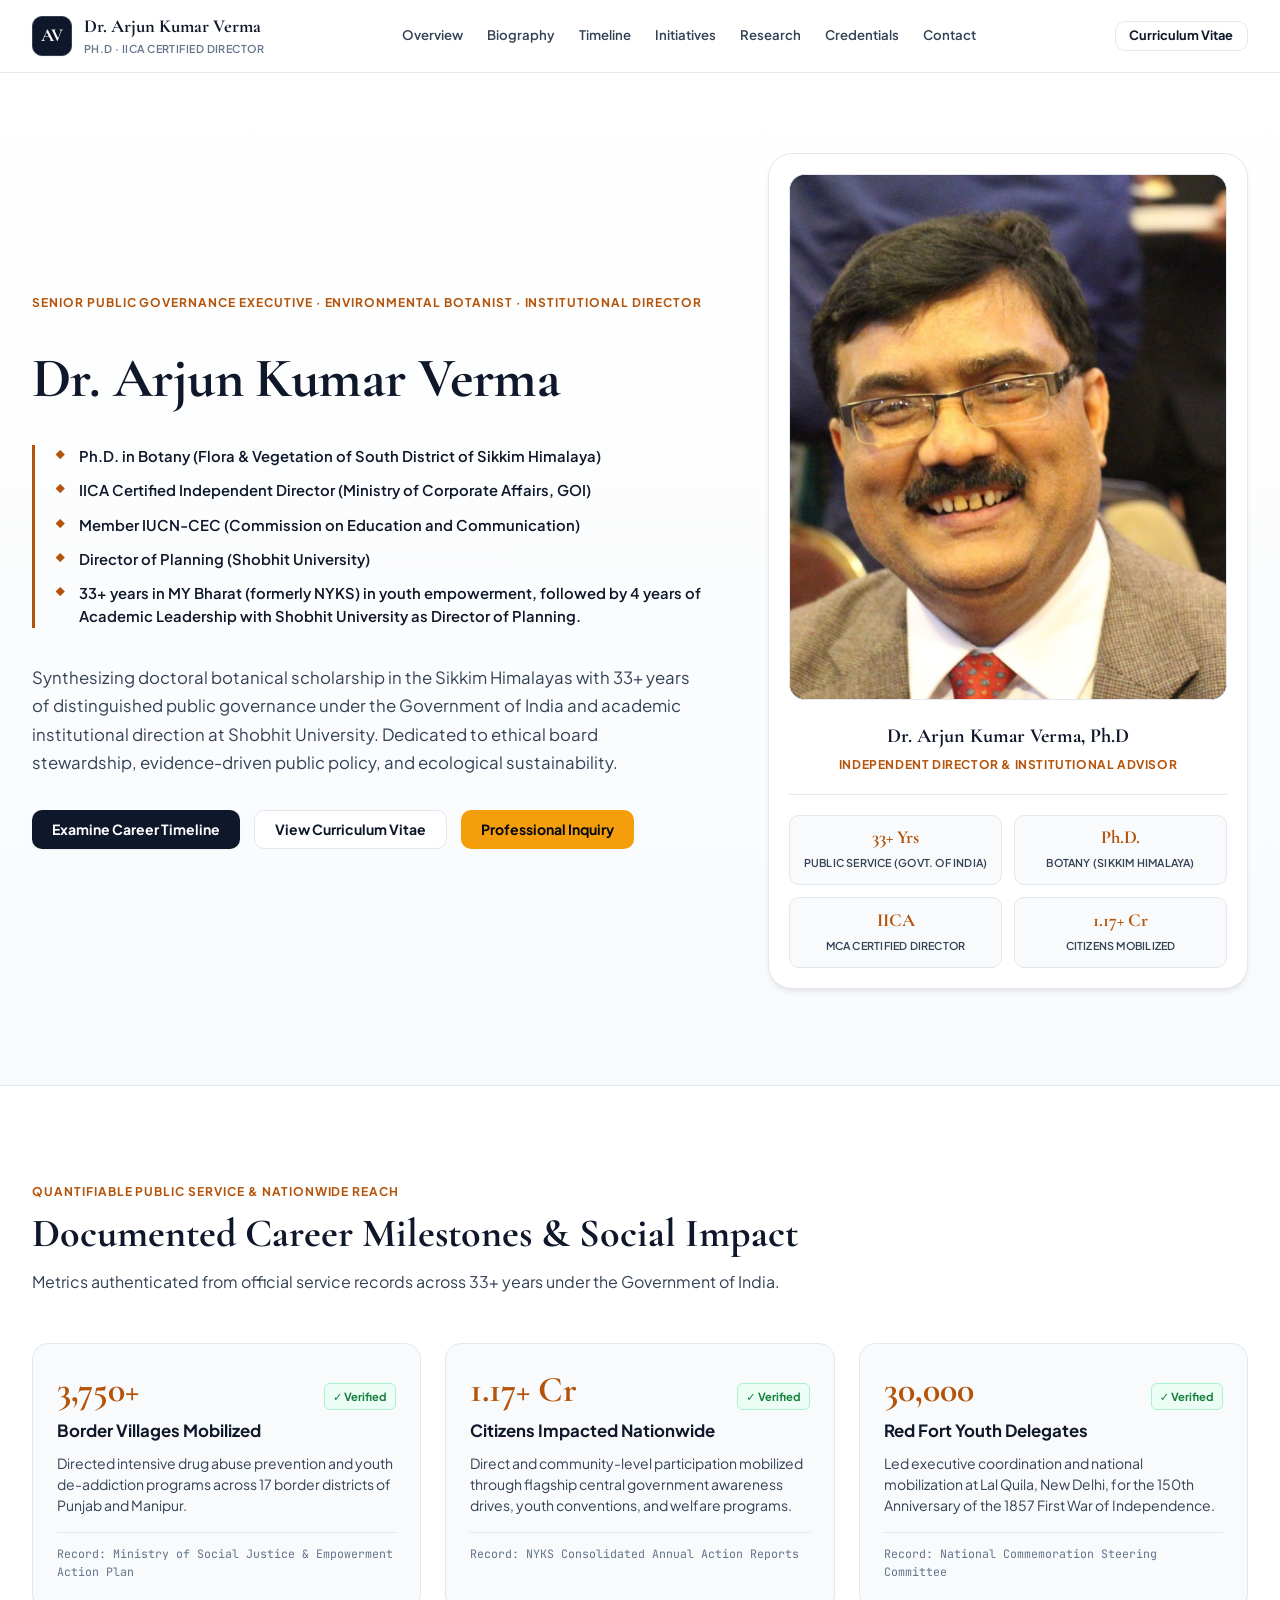
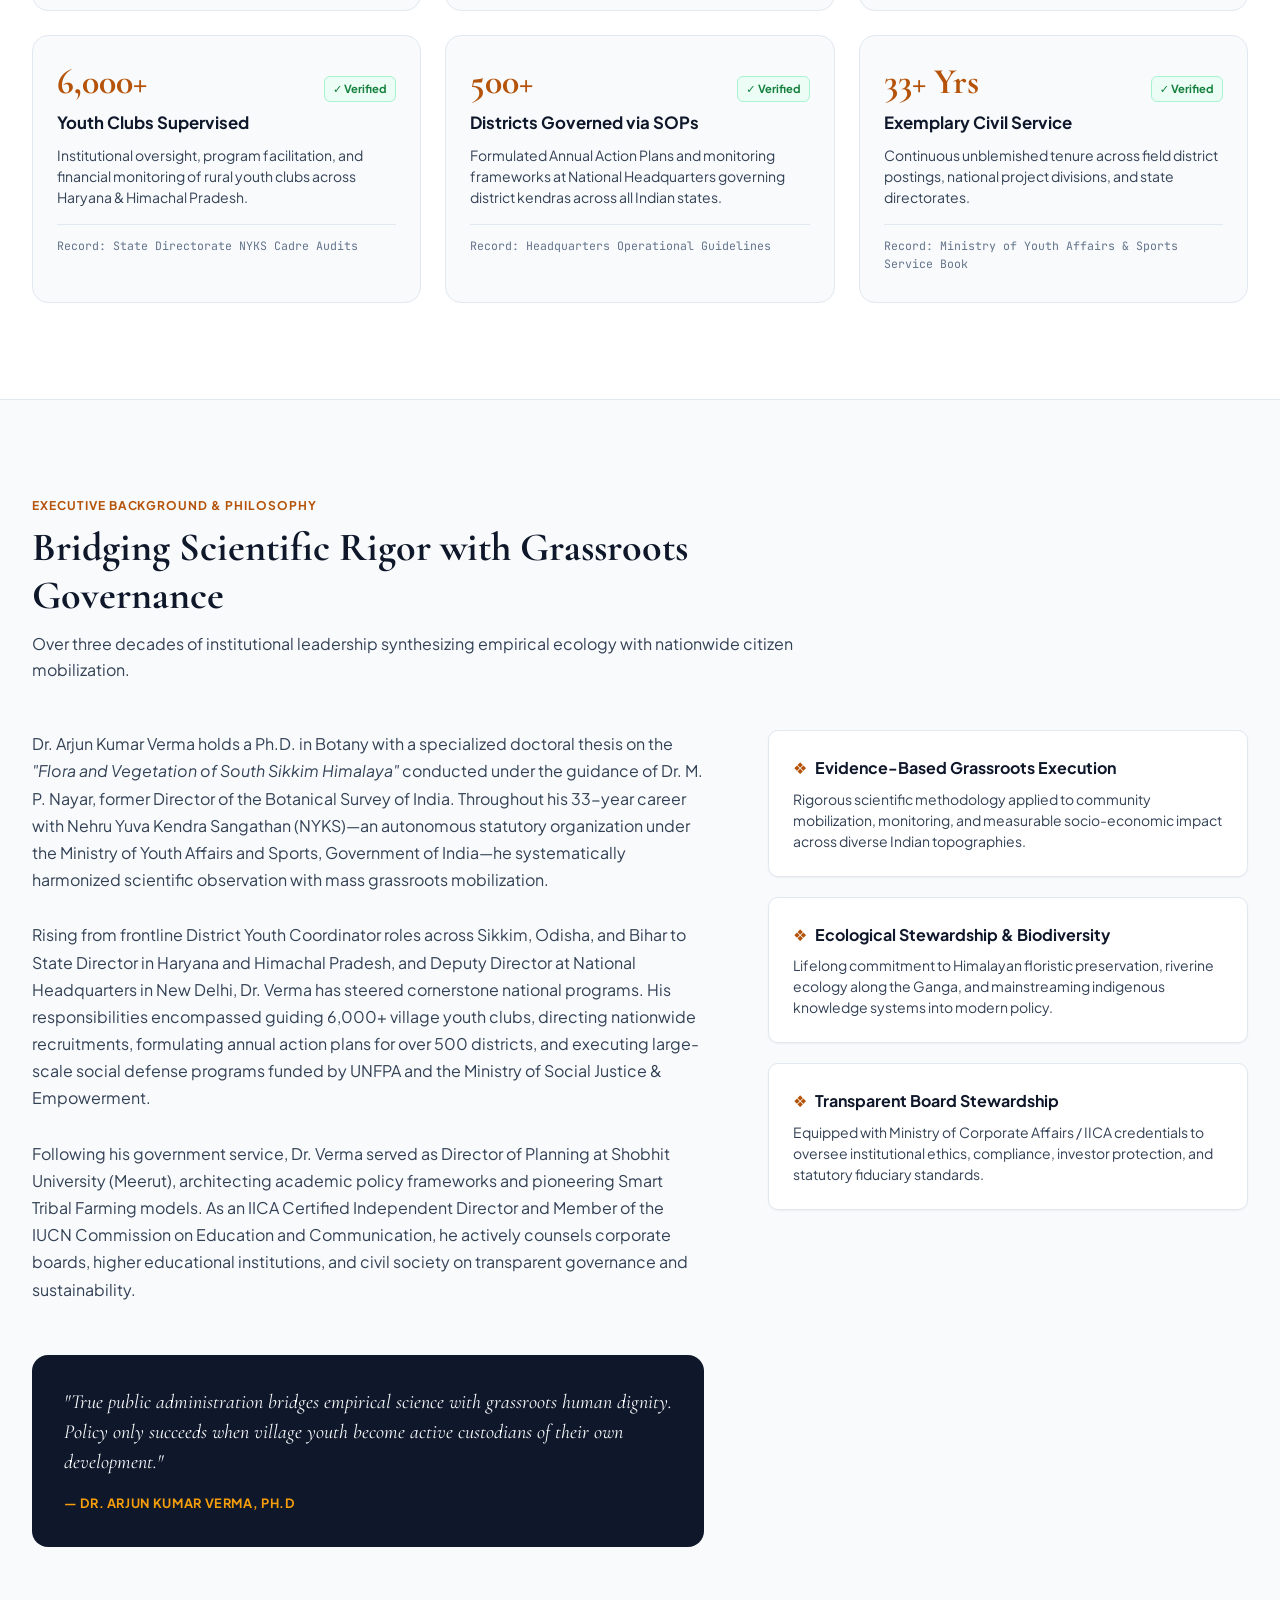
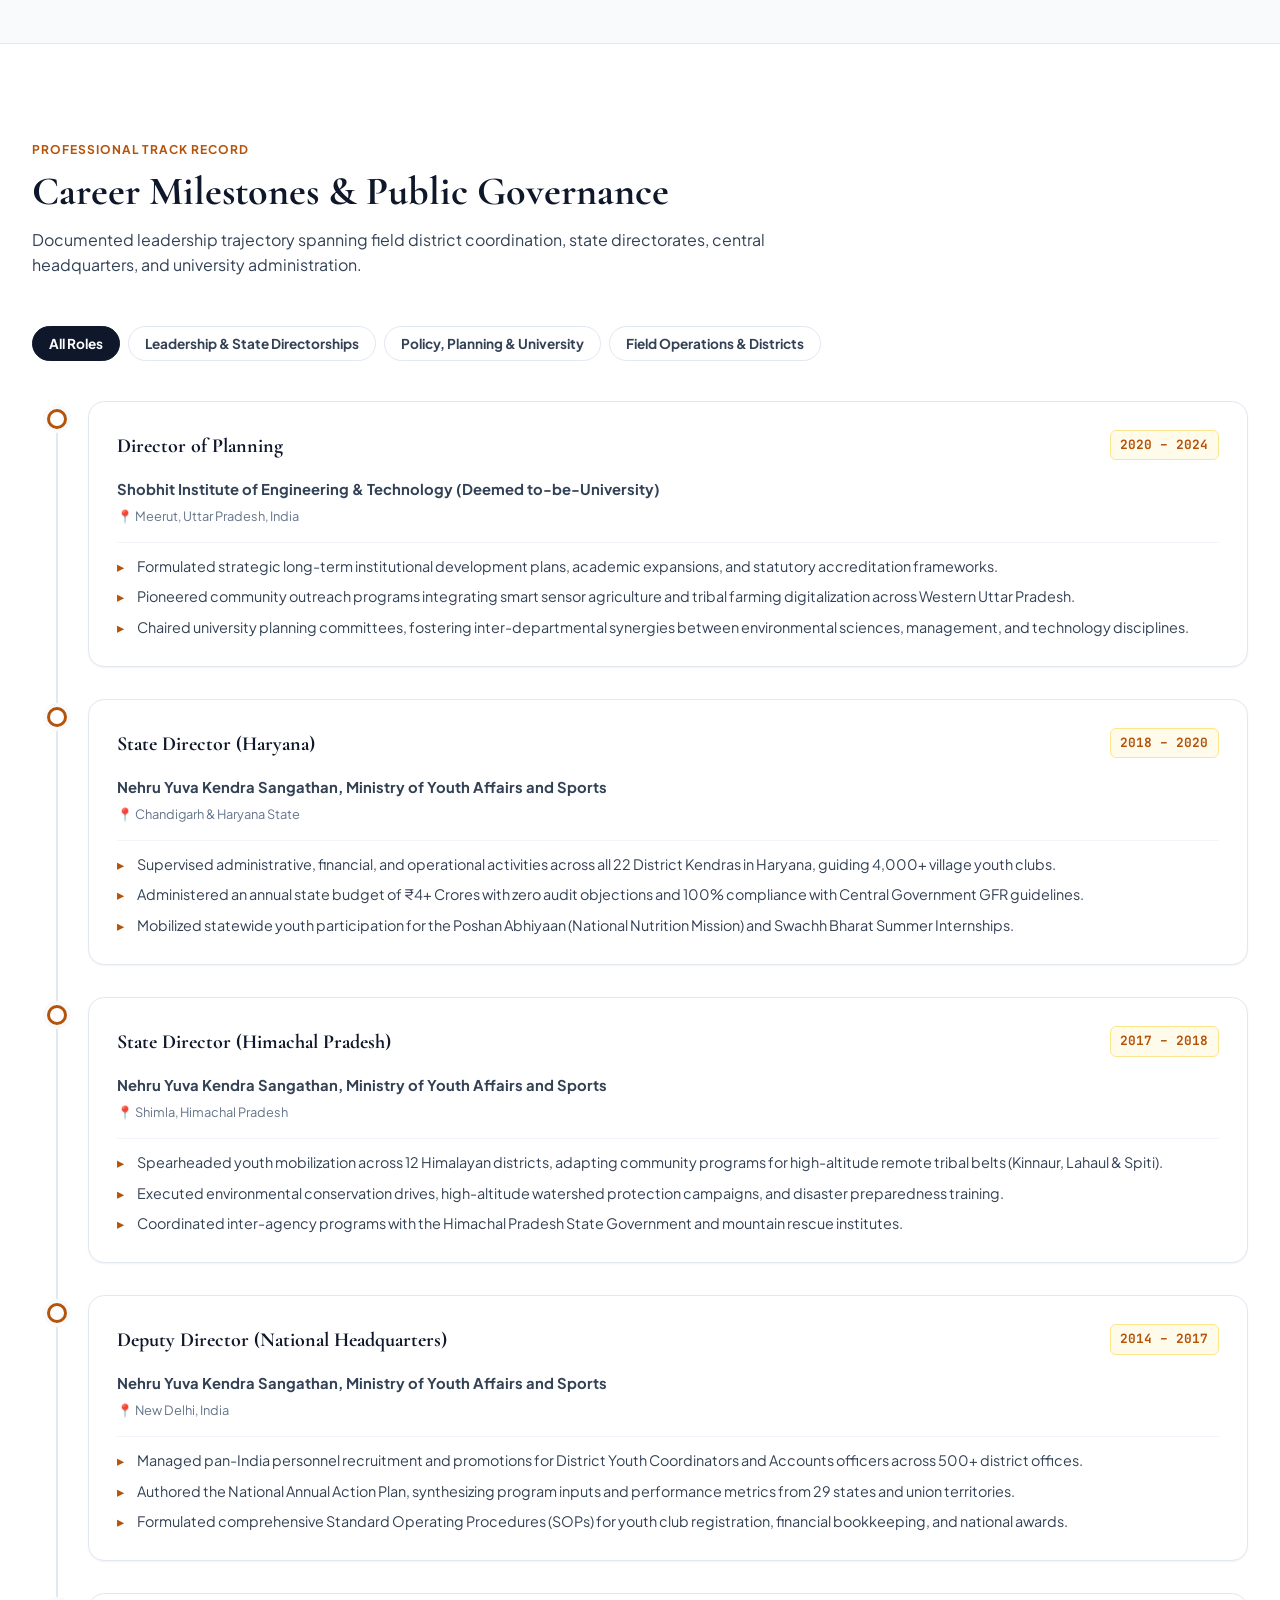
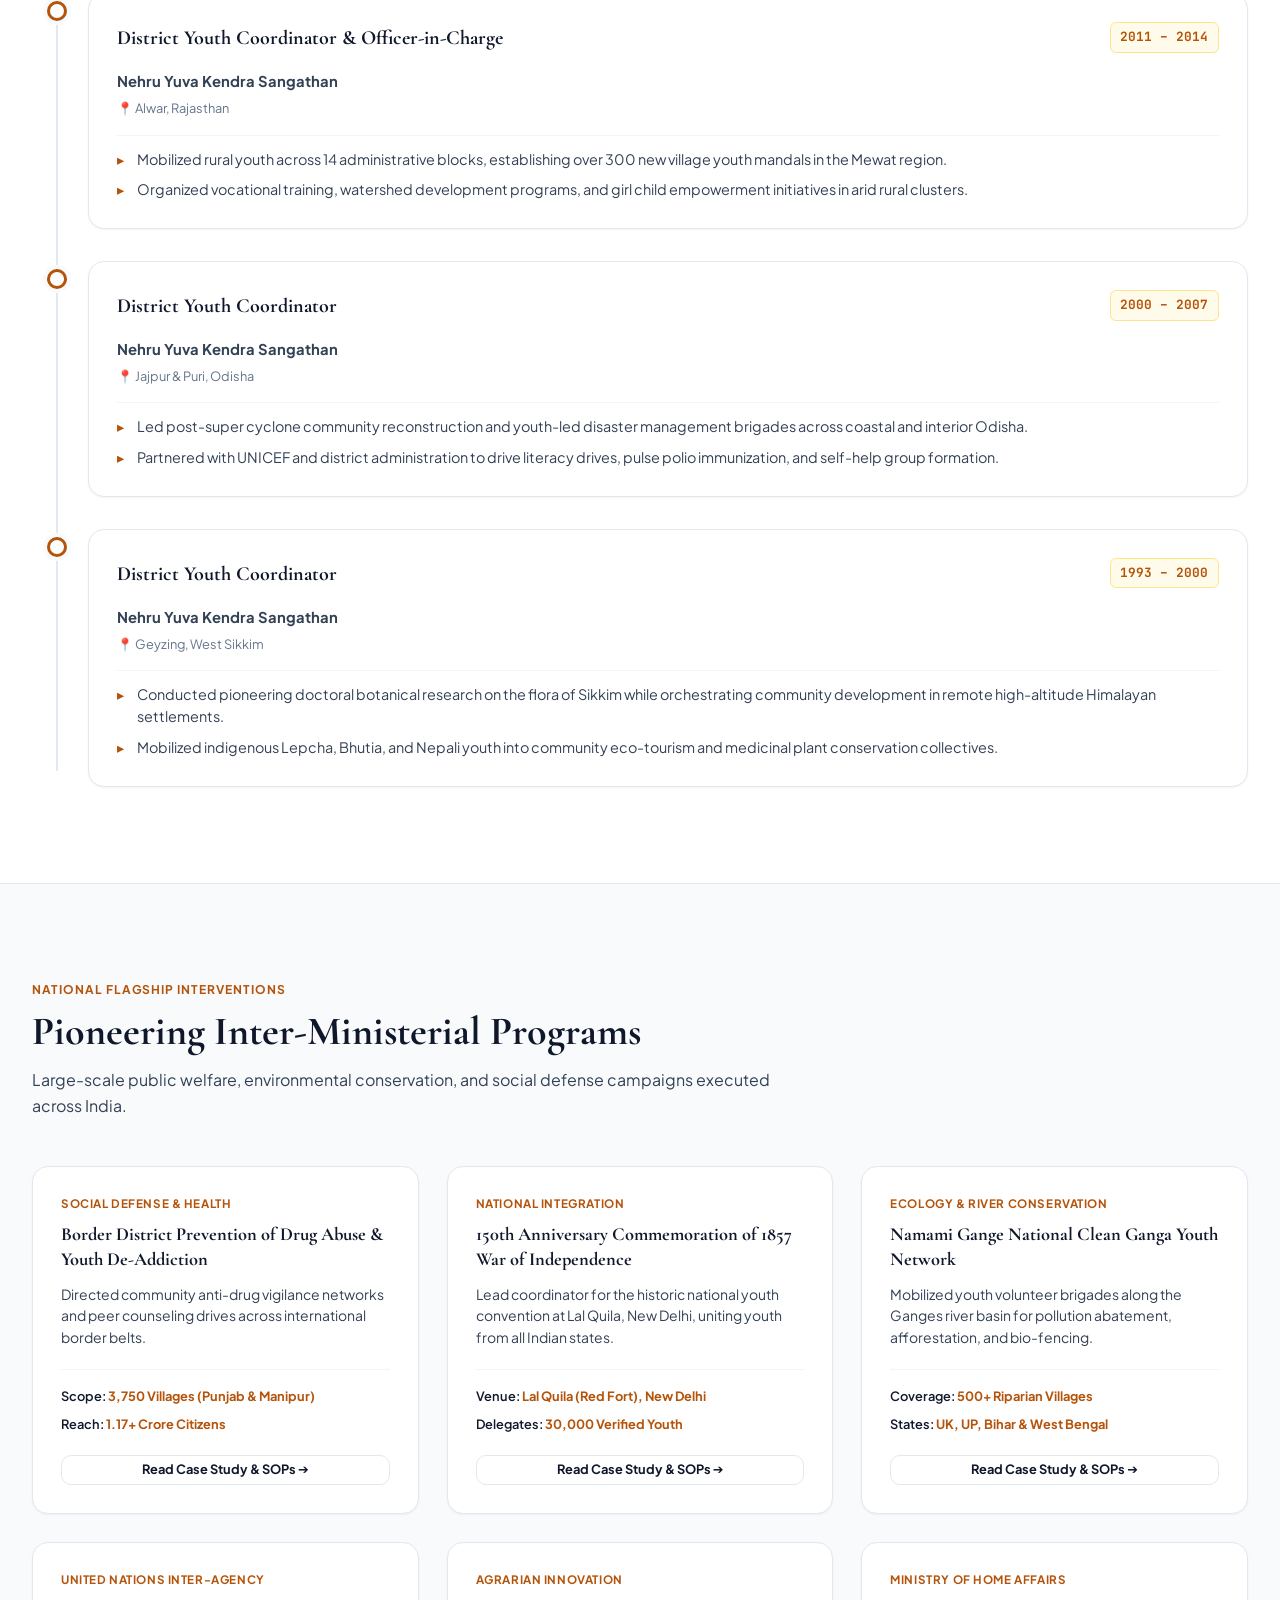
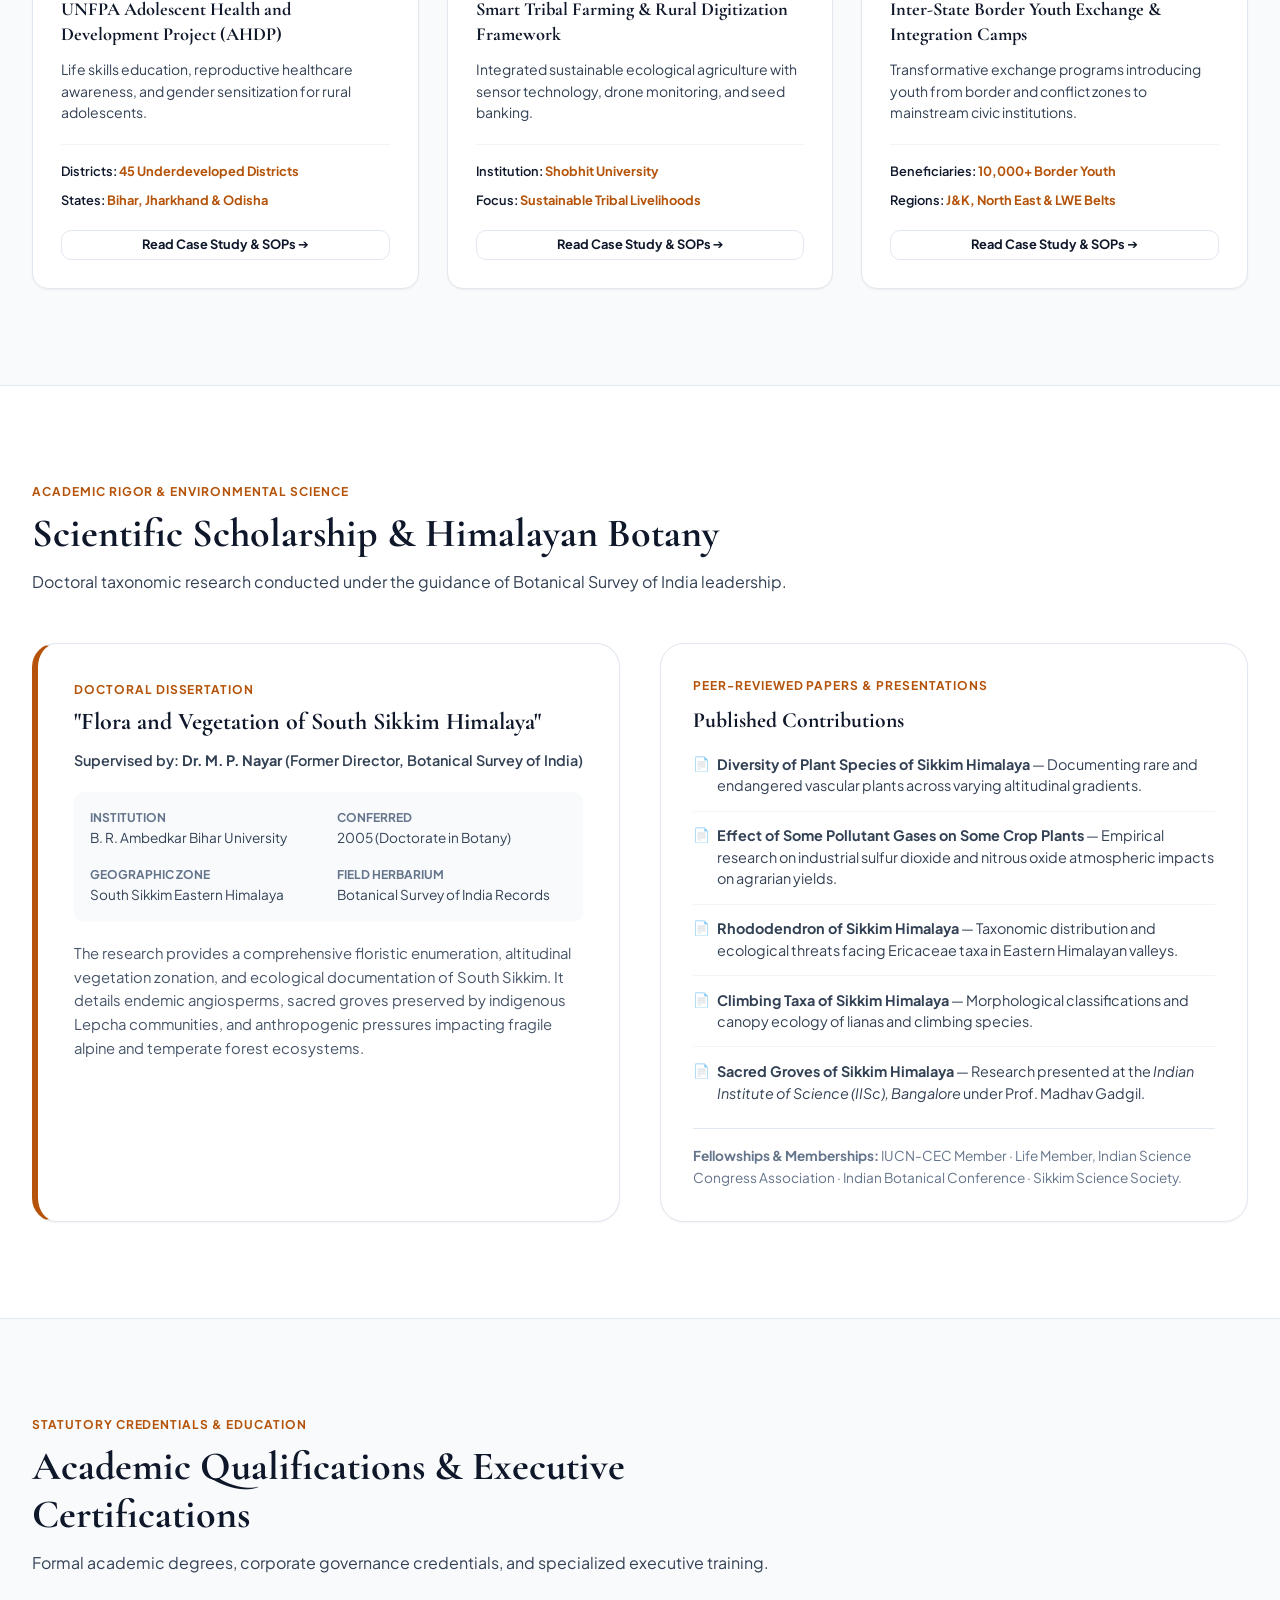
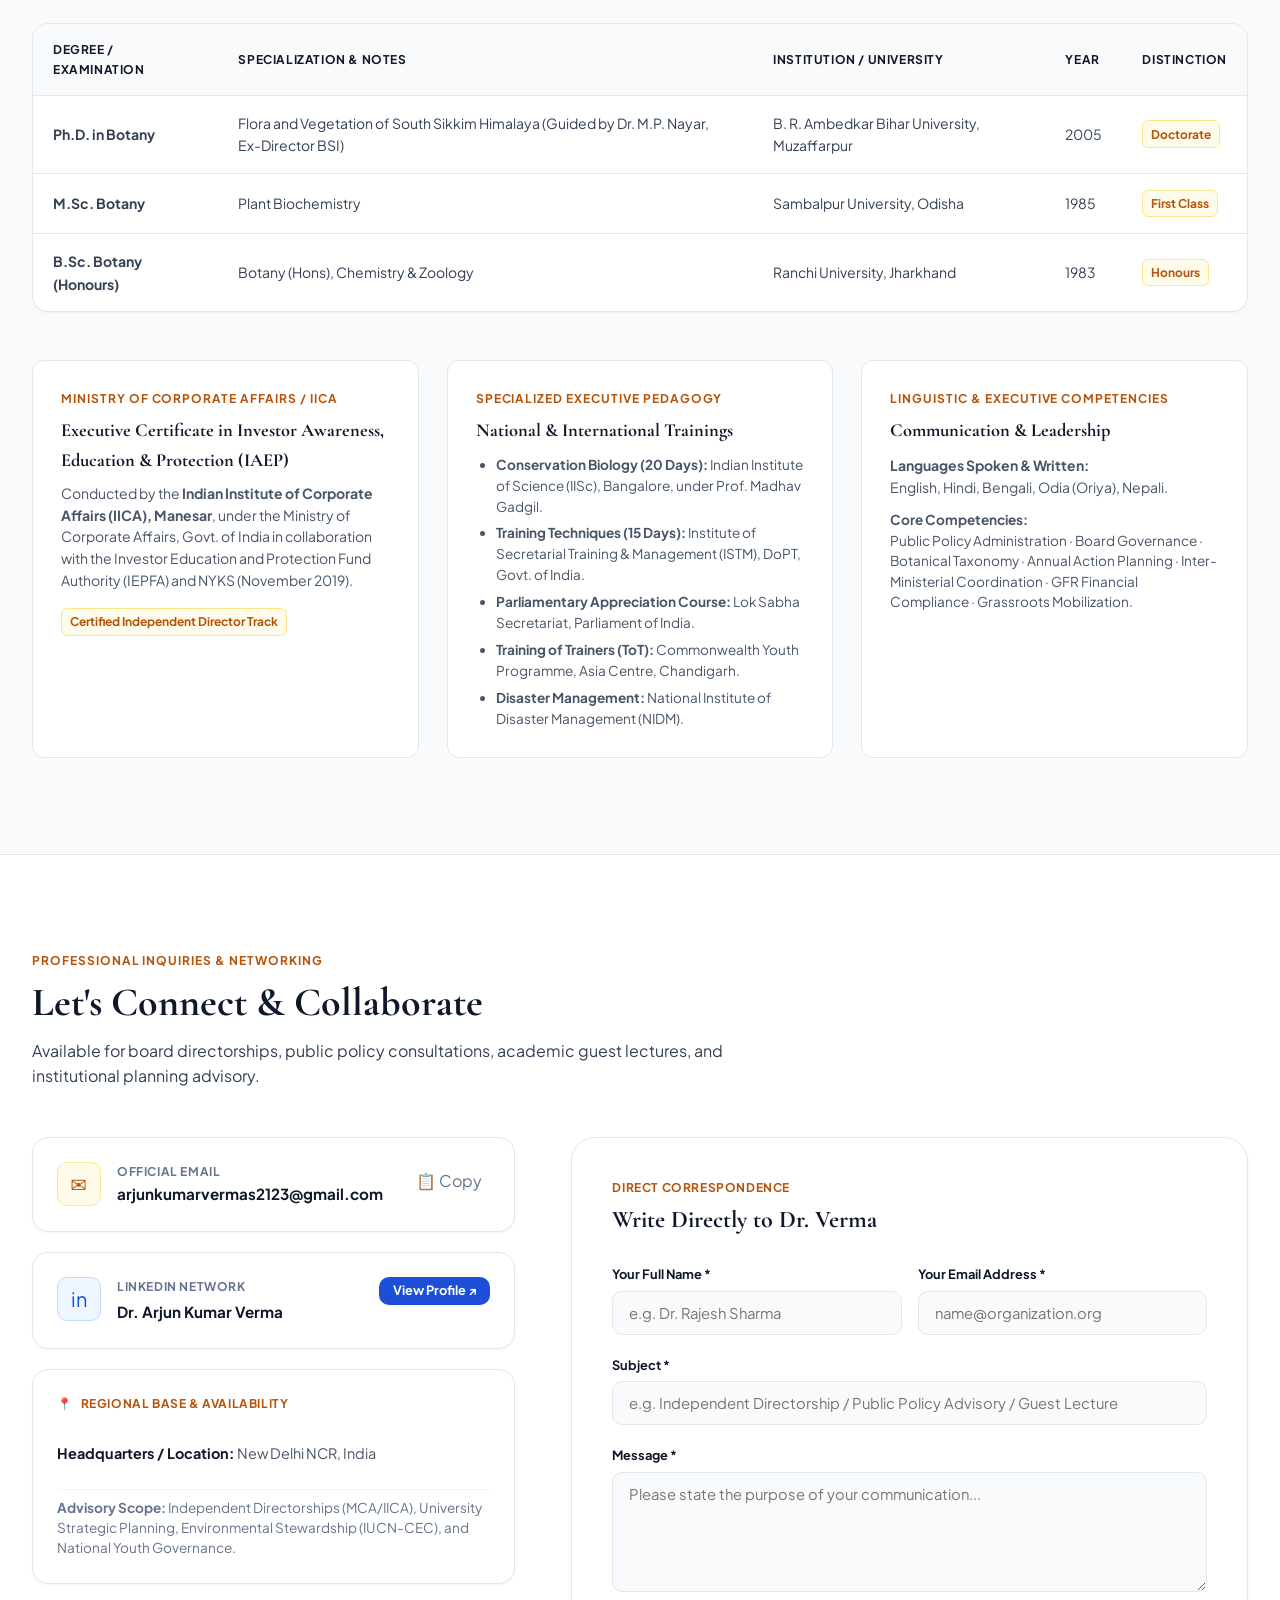
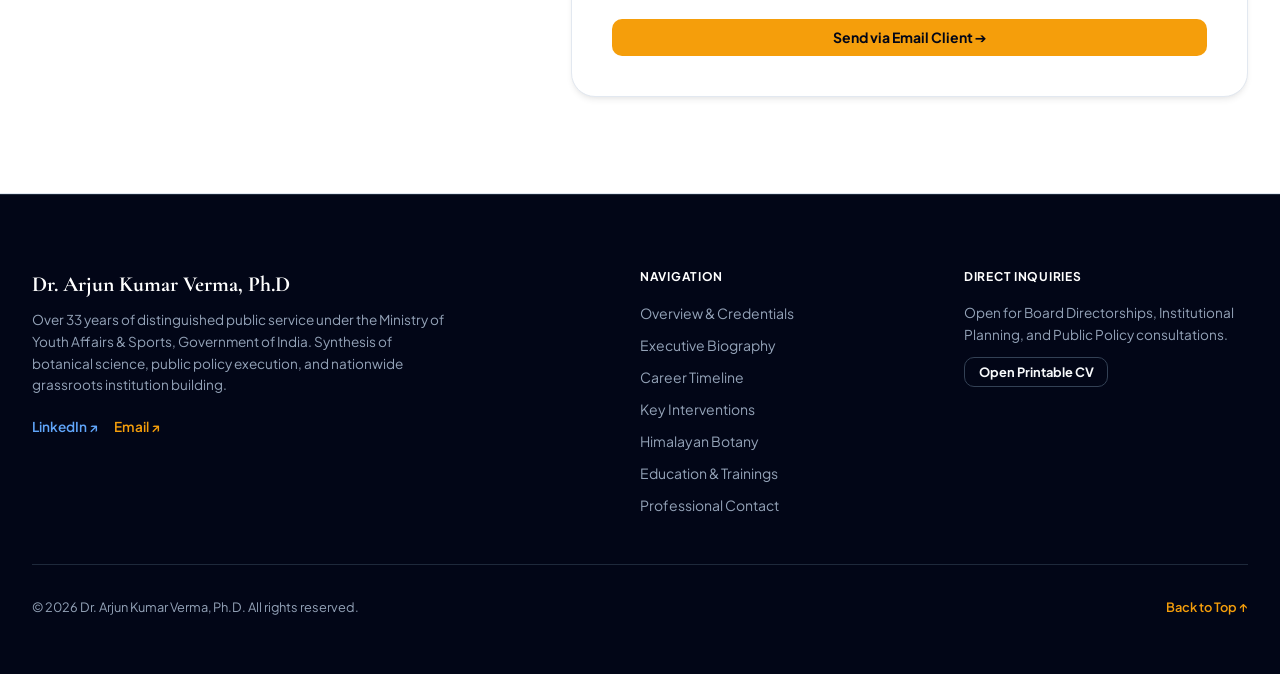
<file: index.html>
<!DOCTYPE html>
<html lang="en">
<head>
  <meta charset="UTF-8">
  <meta name="viewport" content="width=device-width, initial-scale=1.0">
  <title>Dr. Arjun Kumar Verma, Ph.D — Executive Portfolio & Career Biography</title>
  <meta name="description" content="Official executive portfolio of Dr. Arjun Kumar Verma, Ph.D. Over 33 years of distinguished public service in youth empowerment (MY Bharat / NYKS, Govt. of India), Director of Planning at Shobhit University, IICA Certified Independent Director, and Member IUCN-CEC.">
  <meta name="keywords" content="Dr Arjun Kumar Verma, NYKS, MY Bharat, State Director, Ministry of Youth Affairs and Sports, Botany PhD, Sikkim Himalaya, Shobhit University, IICA, Independent Director, IUCN, Public Policy">
  <meta name="author" content="Dr. Arjun Kumar Verma, Ph.D">

  <!-- Open Graph -->
  <meta property="og:type" content="website">
  <meta property="og:title" content="Dr. Arjun Kumar Verma, Ph.D — Executive Portfolio">
  <meta property="og:description" content="33+ Years of Public Service in Youth Empowerment & Grassroots Governance. Former State Director NYKS, Director of Planning Shobhit University, IICA Certified Director.">
  <meta property="og:image" content="./images/arjunverma.jpg">

  <!-- Fonts: Cormorant Garamond & Plus Jakarta Sans -->
  <link rel="preconnect" href="https://fonts.googleapis.com">
  <link rel="preconnect" href="https://fonts.gstatic.com" crossorigin>
  <link href="https://fonts.googleapis.com/css2?family=Cormorant+Garamond:ital,wght@0,500;0,600;0,700;1,400;1,600&family=Plus+Jakarta+Sans:wght@400;500;600;700&family=JetBrains+Mono:wght@400;600&display=swap" rel="stylesheet">

  <!-- Pure CSS Stylesheet -->
  <link rel="stylesheet" href="./style.css">
</head>
<body>

  <!-- ==================== NAVIGATION BAR ==================== -->
  <header class="navbar">
    <div class="container nav-container">
      <a href="#overview" class="nav-brand">
        <div class="brand-monogram">AV</div>
        <div class="brand-text">
          <span class="brand-name">Dr. Arjun Kumar Verma</span>
          <span class="brand-tag">Ph.D · IICA Certified Director</span>
        </div>
      </a>

      <nav class="nav-links">
        <a href="#overview" class="nav-link">Overview</a>
        <a href="#biography" class="nav-link">Biography</a>
        <a href="#experience" class="nav-link">Timeline</a>
        <a href="#initiatives" class="nav-link">Initiatives</a>
        <a href="#research" class="nav-link">Research</a>
        <a href="#credentials" class="nav-link">Credentials</a>
        <a href="#contact" class="nav-link">Contact</a>
      </nav>

      <div class="nav-actions">
        <button type="button" class="btn btn-outline btn-sm open-cv-btn nav-cv-btn">Curriculum Vitae</button>
        <button type="button" class="menu-toggle" id="menu-toggle" aria-label="Toggle navigation menu">
          ☰
        </button>
      </div>
    </div>

    <!-- Mobile Drawer -->
    <div class="mobile-nav" id="mobile-nav">
      <div class="mobile-nav-links">
        <a href="#overview" class="mobile-nav-link">Overview</a>
        <a href="#biography" class="mobile-nav-link">Biography & Ethos</a>
        <a href="#experience" class="mobile-nav-link">Career Timeline</a>
        <a href="#initiatives" class="mobile-nav-link">Key Initiatives</a>
        <a href="#research" class="mobile-nav-link">Botany & Research</a>
        <a href="#credentials" class="mobile-nav-link">Academic Credentials</a>
        <a href="#contact" class="mobile-nav-link">Professional Contact</a>
        <button type="button" class="btn btn-primary btn-sm open-cv-btn" style="margin-top: 0.5rem;">View Full CV Dossier</button>
      </div>
    </div>
  </header>

  <!-- ==================== HERO SECTION ==================== -->
  <section id="overview" class="hero">
    <div class="container">
      <div class="hero-grid">
        
        <!-- Left Content -->
        <div class="hero-content">
          <div class="eyebrow">
            Senior Public Governance Executive · Environmental Botanist · Institutional Director
          </div>

          <h1 class="hero-name">
            Dr. Arjun Kumar Verma
          </h1>

          <!-- Official Qualifications & Titles -->
          <div class="hero-subtitles">
            <div class="hero-subtitle-item">
              <span class="hero-subtitle-bullet">◆</span>
              <span>Ph.D. in Botany (Flora & Vegetation of South District of Sikkim Himalaya)</span>
            </div>
            <div class="hero-subtitle-item">
              <span class="hero-subtitle-bullet">◆</span>
              <span>IICA Certified Independent Director (Ministry of Corporate Affairs, GOI)</span>
            </div>
            <div class="hero-subtitle-item">
              <span class="hero-subtitle-bullet">◆</span>
              <span>Member IUCN-CEC (Commission on Education and Communication)</span>
            </div>
            <div class="hero-subtitle-item">
              <span class="hero-subtitle-bullet">◆</span>
              <span>Director of Planning (Shobhit University)</span>
            </div>
            <div class="hero-subtitle-item">
              <span class="hero-subtitle-bullet">◆</span>
              <span>33+ years in MY Bharat (formerly NYKS) in youth empowerment, followed by 4 years of Academic Leadership with Shobhit University as Director of Planning.</span>
            </div>
          </div>

          <p class="hero-bio">
            Synthesizing doctoral botanical scholarship in the Sikkim Himalayas with 33+ years of distinguished public governance under the Government of India and academic institutional direction at Shobhit University. Dedicated to ethical board stewardship, evidence-driven public policy, and ecological sustainability.
          </p>

          <div class="hero-buttons">
            <a href="#experience" class="btn btn-primary">Examine Career Timeline</a>
            <button type="button" class="btn btn-outline open-cv-btn">View Curriculum Vitae</button>
            <a href="#contact" class="btn btn-accent">Professional Inquiry</a>
          </div>
        </div>

        <!-- Right Portrait Card -->
        <div class="portrait-card">
          <div class="portrait-frame">
            <img 
              id="portrait-img"
              src="./images/arjunverma.jpg" 
              alt="Dr. Arjun Kumar Verma" 
              class="portrait-img"
            >
            <div id="portrait-fallback" class="portrait-fallback" style="display: none;">
              <div class="portrait-monogram">AV</div>
              <div style="font-weight: 700; font-size: 1.15rem; font-family: var(--font-serif);">Dr. Arjun Kumar Verma</div>
              <div style="font-size: 0.8rem; color: #f59e0b; margin-top: 0.35rem;">Ph.D · Retd. State Director NYKS</div>
            </div>
          </div>

          <div class="portrait-caption">
            <div class="caption-name">Dr. Arjun Kumar Verma, Ph.D</div>
            <div class="caption-role">Independent Director & Institutional Advisor</div>
          </div>

          <!-- Trust Badges -->
          <div class="trust-badges-grid">
            <div class="trust-badge">
              <span class="badge-number">33+ Yrs</span>
              <span class="badge-text">Public Service (Govt. of India)</span>
            </div>
            <div class="trust-badge">
              <span class="badge-number">Ph.D.</span>
              <span class="badge-text">Botany (Sikkim Himalaya)</span>
            </div>
            <div class="trust-badge">
              <span class="badge-number">IICA</span>
              <span class="badge-text">MCA Certified Director</span>
            </div>
            <div class="trust-badge">
              <span class="badge-number">1.17+ Cr</span>
              <span class="badge-text">Citizens Mobilized</span>
            </div>
          </div>
        </div>

      </div>
    </div>
  </section>

  <!-- ==================== VERIFIED METRICS BAR ==================== -->
  <section class="section metrics-section">
    <div class="container">
      <div class="section-header">
        <div class="eyebrow">Quantifiable Public Service & Nationwide Reach</div>
        <h2 class="section-title">Documented Career Milestones & Social Impact</h2>
        <p class="section-subtitle">
          Metrics authenticated from official service records across 33+ years under the Government of India.
        </p>
      </div>

      <div class="metrics-grid">
        <div class="metric-card">
          <div class="metric-top">
            <span class="metric-value">3,750+</span>
            <span class="metric-verified">✓ Verified</span>
          </div>
          <div class="metric-label">Border Villages Mobilized</div>
          <p class="metric-context">Directed intensive drug abuse prevention and youth de-addiction programs across 17 border districts of Punjab and Manipur.</p>
          <div class="metric-source">Record: Ministry of Social Justice & Empowerment Action Plan</div>
        </div>

        <div class="metric-card">
          <div class="metric-top">
            <span class="metric-value">1.17+ Cr</span>
            <span class="metric-verified">✓ Verified</span>
          </div>
          <div class="metric-label">Citizens Impacted Nationwide</div>
          <p class="metric-context">Direct and community-level participation mobilized through flagship central government awareness drives, youth conventions, and welfare programs.</p>
          <div class="metric-source">Record: NYKS Consolidated Annual Action Reports</div>
        </div>

        <div class="metric-card">
          <div class="metric-top">
            <span class="metric-value">30,000</span>
            <span class="metric-verified">✓ Verified</span>
          </div>
          <div class="metric-label">Red Fort Youth Delegates</div>
          <p class="metric-context">Led executive coordination and national mobilization at Lal Quila, New Delhi, for the 150th Anniversary of the 1857 First War of Independence.</p>
          <div class="metric-source">Record: National Commemoration Steering Committee</div>
        </div>

        <div class="metric-card">
          <div class="metric-top">
            <span class="metric-value">6,000+</span>
            <span class="metric-verified">✓ Verified</span>
          </div>
          <div class="metric-label">Youth Clubs Supervised</div>
          <p class="metric-context">Institutional oversight, program facilitation, and financial monitoring of rural youth clubs across Haryana & Himachal Pradesh.</p>
          <div class="metric-source">Record: State Directorate NYKS Cadre Audits</div>
        </div>

        <div class="metric-card">
          <div class="metric-top">
            <span class="metric-value">500+</span>
            <span class="metric-verified">✓ Verified</span>
          </div>
          <div class="metric-label">Districts Governed via SOPs</div>
          <p class="metric-context">Formulated Annual Action Plans and monitoring frameworks at National Headquarters governing district kendras across all Indian states.</p>
          <div class="metric-source">Record: Headquarters Operational Guidelines</div>
        </div>

        <div class="metric-card">
          <div class="metric-top">
            <span class="metric-value">33+ Yrs</span>
            <span class="metric-verified">✓ Verified</span>
          </div>
          <div class="metric-label">Exemplary Civil Service</div>
          <p class="metric-context">Continuous unblemished tenure across field district postings, national project divisions, and state directorates.</p>
          <div class="metric-source">Record: Ministry of Youth Affairs & Sports Service Book</div>
        </div>
      </div>
    </div>
  </section>

  <!-- ==================== EXECUTIVE BIOGRAPHY & ETHOS ==================== -->
  <section id="biography" class="section">
    <div class="container">
      <div class="section-header">
        <div class="eyebrow">Executive Background & Philosophy</div>
        <h2 class="section-title">Bridging Scientific Rigor with Grassroots Governance</h2>
        <p class="section-subtitle">
          Over three decades of institutional leadership synthesizing empirical ecology with nationwide citizen mobilization.
        </p>
      </div>

      <div class="about-grid">
        <div class="about-text">
          <p>
            Dr. Arjun Kumar Verma holds a Ph.D. in Botany with a specialized doctoral thesis on the <em>"Flora and Vegetation of South Sikkim Himalaya"</em> conducted under the guidance of Dr. M. P. Nayar, former Director of the Botanical Survey of India. Throughout his 33-year career with Nehru Yuva Kendra Sangathan (NYKS)—an autonomous statutory organization under the Ministry of Youth Affairs and Sports, Government of India—he systematically harmonized scientific observation with mass grassroots mobilization.
          </p>
          <p>
            Rising from frontline District Youth Coordinator roles across Sikkim, Odisha, and Bihar to State Director in Haryana and Himachal Pradesh, and Deputy Director at National Headquarters in New Delhi, Dr. Verma has steered cornerstone national programs. His responsibilities encompassed guiding 6,000+ village youth clubs, directing nationwide recruitments, formulating annual action plans for over 500 districts, and executing large-scale social defense programs funded by UNFPA and the Ministry of Social Justice & Empowerment.
          </p>
          <p>
            Following his government service, Dr. Verma served as Director of Planning at Shobhit University (Meerut), architecting academic policy frameworks and pioneering Smart Tribal Farming models. As an IICA Certified Independent Director and Member of the IUCN Commission on Education and Communication, he actively counsels corporate boards, higher educational institutions, and civil society on transparent governance and sustainability.
          </p>

          <div class="quote-box">
            <div class="quote-text">
              "True public administration bridges empirical science with grassroots human dignity. Policy only succeeds when village youth become active custodians of their own development."
            </div>
            <div class="quote-author">— Dr. Arjun Kumar Verma, Ph.D</div>
          </div>
        </div>

        <!-- Right Pillars -->
        <div class="about-pillars">
          <div class="pillar-card">
            <div class="pillar-title">
              <span class="pillar-title-icon">❖</span>
              <span>Evidence-Based Grassroots Execution</span>
            </div>
            <p class="pillar-desc">
              Rigorous scientific methodology applied to community mobilization, monitoring, and measurable socio-economic impact across diverse Indian topographies.
            </p>
          </div>

          <div class="pillar-card">
            <div class="pillar-title">
              <span class="pillar-title-icon">❖</span>
              <span>Ecological Stewardship & Biodiversity</span>
            </div>
            <p class="pillar-desc">
              Lifelong commitment to Himalayan floristic preservation, riverine ecology along the Ganga, and mainstreaming indigenous knowledge systems into modern policy.
            </p>
          </div>

          <div class="pillar-card">
            <div class="pillar-title">
              <span class="pillar-title-icon">❖</span>
              <span>Transparent Board Stewardship</span>
            </div>
            <p class="pillar-desc">
              Equipped with Ministry of Corporate Affairs / IICA credentials to oversee institutional ethics, compliance, investor protection, and statutory fiduciary standards.
            </p>
          </div>
        </div>
      </div>
    </div>
  </section>

  <!-- ==================== CAREER TIMELINE ==================== -->
  <section id="experience" class="section section-white">
    <div class="container">
      <div class="section-header">
        <div class="eyebrow">Professional Track Record</div>
        <h2 class="section-title">Career Milestones & Public Governance</h2>
        <p class="section-subtitle">
          Documented leadership trajectory spanning field district coordination, state directorates, central headquarters, and university administration.
        </p>
      </div>

      <!-- Filter Tabs -->
      <div class="filter-tabs">
        <button type="button" class="filter-tab active" data-filter="all">All Roles</button>
        <button type="button" class="filter-tab" data-filter="leadership">Leadership & State Directorships</button>
        <button type="button" class="filter-tab" data-filter="policy">Policy, Planning & University</button>
        <button type="button" class="filter-tab" data-filter="field">Field Operations & Districts</button>
      </div>

      <!-- Timeline List -->
      <div class="timeline">
        
        <!-- Role 1 -->
        <div class="timeline-item" data-category="policy">
          <div class="timeline-marker"></div>
          <div class="timeline-card">
            <div class="timeline-header">
              <div class="timeline-role">Director of Planning</div>
              <span class="timeline-period">2020 – 2024</span>
            </div>
            <div class="timeline-org">Shobhit Institute of Engineering & Technology (Deemed to-be-University)</div>
            <div class="timeline-location">📍 Meerut, Uttar Pradesh, India</div>
            <ul class="timeline-bullets">
              <li class="timeline-bullet-item">Formulated strategic long-term institutional development plans, academic expansions, and statutory accreditation frameworks.</li>
              <li class="timeline-bullet-item">Pioneered community outreach programs integrating smart sensor agriculture and tribal farming digitalization across Western Uttar Pradesh.</li>
              <li class="timeline-bullet-item">Chaired university planning committees, fostering inter-departmental synergies between environmental sciences, management, and technology disciplines.</li>
            </ul>
          </div>
        </div>

        <!-- Role 2 -->
        <div class="timeline-item" data-category="leadership">
          <div class="timeline-marker"></div>
          <div class="timeline-card">
            <div class="timeline-header">
              <div class="timeline-role">State Director (Haryana)</div>
              <span class="timeline-period">2018 – 2020</span>
            </div>
            <div class="timeline-org">Nehru Yuva Kendra Sangathan, Ministry of Youth Affairs and Sports</div>
            <div class="timeline-location">📍 Chandigarh & Haryana State</div>
            <ul class="timeline-bullets">
              <li class="timeline-bullet-item">Supervised administrative, financial, and operational activities across all 22 District Kendras in Haryana, guiding 4,000+ village youth clubs.</li>
              <li class="timeline-bullet-item">Administered an annual state budget of ₹4+ Crores with zero audit objections and 100% compliance with Central Government GFR guidelines.</li>
              <li class="timeline-bullet-item">Mobilized statewide youth participation for the Poshan Abhiyaan (National Nutrition Mission) and Swachh Bharat Summer Internships.</li>
            </ul>
          </div>
        </div>

        <!-- Role 3 -->
        <div class="timeline-item" data-category="leadership">
          <div class="timeline-marker"></div>
          <div class="timeline-card">
            <div class="timeline-header">
              <div class="timeline-role">State Director (Himachal Pradesh)</div>
              <span class="timeline-period">2017 – 2018</span>
            </div>
            <div class="timeline-org">Nehru Yuva Kendra Sangathan, Ministry of Youth Affairs and Sports</div>
            <div class="timeline-location">📍 Shimla, Himachal Pradesh</div>
            <ul class="timeline-bullets">
              <li class="timeline-bullet-item">Spearheaded youth mobilization across 12 Himalayan districts, adapting community programs for high-altitude remote tribal belts (Kinnaur, Lahaul & Spiti).</li>
              <li class="timeline-bullet-item">Executed environmental conservation drives, high-altitude watershed protection campaigns, and disaster preparedness training.</li>
              <li class="timeline-bullet-item">Coordinated inter-agency programs with the Himachal Pradesh State Government and mountain rescue institutes.</li>
            </ul>
          </div>
        </div>

        <!-- Role 4 -->
        <div class="timeline-item" data-category="policy">
          <div class="timeline-marker"></div>
          <div class="timeline-card">
            <div class="timeline-header">
              <div class="timeline-role">Deputy Director (National Headquarters)</div>
              <span class="timeline-period">2014 – 2017</span>
            </div>
            <div class="timeline-org">Nehru Yuva Kendra Sangathan, Ministry of Youth Affairs and Sports</div>
            <div class="timeline-location">📍 New Delhi, India</div>
            <ul class="timeline-bullets">
              <li class="timeline-bullet-item">Managed pan-India personnel recruitment and promotions for District Youth Coordinators and Accounts officers across 500+ district offices.</li>
              <li class="timeline-bullet-item">Authored the National Annual Action Plan, synthesizing program inputs and performance metrics from 29 states and union territories.</li>
              <li class="timeline-bullet-item">Formulated comprehensive Standard Operating Procedures (SOPs) for youth club registration, financial bookkeeping, and national awards.</li>
            </ul>
          </div>
        </div>

        <!-- Role 5 -->
        <div class="timeline-item" data-category="field">
          <div class="timeline-marker"></div>
          <div class="timeline-card">
            <div class="timeline-header">
              <div class="timeline-role">District Youth Coordinator & Officer-in-Charge</div>
              <span class="timeline-period">2011 – 2014</span>
            </div>
            <div class="timeline-org">Nehru Yuva Kendra Sangathan</div>
            <div class="timeline-location">📍 Alwar, Rajasthan</div>
            <ul class="timeline-bullets">
              <li class="timeline-bullet-item">Mobilized rural youth across 14 administrative blocks, establishing over 300 new village youth mandals in the Mewat region.</li>
              <li class="timeline-bullet-item">Organized vocational training, watershed development programs, and girl child empowerment initiatives in arid rural clusters.</li>
            </ul>
          </div>
        </div>

        <!-- Role 6 -->
        <div class="timeline-item" data-category="field">
          <div class="timeline-marker"></div>
          <div class="timeline-card">
            <div class="timeline-header">
              <div class="timeline-role">District Youth Coordinator</div>
              <span class="timeline-period">2000 – 2007</span>
            </div>
            <div class="timeline-org">Nehru Yuva Kendra Sangathan</div>
            <div class="timeline-location">📍 Jajpur & Puri, Odisha</div>
            <ul class="timeline-bullets">
              <li class="timeline-bullet-item">Led post-super cyclone community reconstruction and youth-led disaster management brigades across coastal and interior Odisha.</li>
              <li class="timeline-bullet-item">Partnered with UNICEF and district administration to drive literacy drives, pulse polio immunization, and self-help group formation.</li>
            </ul>
          </div>
        </div>

        <!-- Role 7 -->
        <div class="timeline-item" data-category="field">
          <div class="timeline-marker"></div>
          <div class="timeline-card">
            <div class="timeline-header">
              <div class="timeline-role">District Youth Coordinator</div>
              <span class="timeline-period">1993 – 2000</span>
            </div>
            <div class="timeline-org">Nehru Yuva Kendra Sangathan</div>
            <div class="timeline-location">📍 Geyzing, West Sikkim</div>
            <ul class="timeline-bullets">
              <li class="timeline-bullet-item">Conducted pioneering doctoral botanical research on the flora of Sikkim while orchestrating community development in remote high-altitude Himalayan settlements.</li>
              <li class="timeline-bullet-item">Mobilized indigenous Lepcha, Bhutia, and Nepali youth into community eco-tourism and medicinal plant conservation collectives.</li>
            </ul>
          </div>
        </div>

      </div>
    </div>
  </section>

  <!-- ==================== KEY INITIATIVES & PROJECTS ==================== -->
  <section id="initiatives" class="section">
    <div class="container">
      <div class="section-header">
        <div class="eyebrow">National Flagship Interventions</div>
        <h2 class="section-title">Pioneering Inter-Ministerial Programs</h2>
        <p class="section-subtitle">
          Large-scale public welfare, environmental conservation, and social defense campaigns executed across India.
        </p>
      </div>

      <div class="projects-grid">
        
        <!-- Project 1 -->
        <div class="project-card">
          <div>
            <div class="project-agency">Social Defense & Health</div>
            <h3 class="project-title">Border District Prevention of Drug Abuse & Youth De-Addiction</h3>
            <p class="project-desc">
              Directed community anti-drug vigilance networks and peer counseling drives across international border belts.
            </p>
            <div class="project-stats">
              <div class="project-stat-item">Scope: <strong>3,750 Villages (Punjab & Manipur)</strong></div>
              <div class="project-stat-item">Reach: <strong>1.17+ Crore Citizens</strong></div>
            </div>
          </div>
          <button type="button" class="btn btn-outline btn-sm open-project-btn" data-project="project-1">
            Read Case Study & SOPs ➔
          </button>
        </div>

        <!-- Project 2 -->
        <div class="project-card">
          <div>
            <div class="project-agency">National Integration</div>
            <h3 class="project-title">150th Anniversary Commemoration of 1857 War of Independence</h3>
            <p class="project-desc">
              Lead coordinator for the historic national youth convention at Lal Quila, New Delhi, uniting youth from all Indian states.
            </p>
            <div class="project-stats">
              <div class="project-stat-item">Venue: <strong>Lal Quila (Red Fort), New Delhi</strong></div>
              <div class="project-stat-item">Delegates: <strong>30,000 Verified Youth</strong></div>
            </div>
          </div>
          <button type="button" class="btn btn-outline btn-sm open-project-btn" data-project="project-2">
            Read Case Study & SOPs ➔
          </button>
        </div>

        <!-- Project 3 -->
        <div class="project-card">
          <div>
            <div class="project-agency">Ecology & River Conservation</div>
            <h3 class="project-title">Namami Gange National Clean Ganga Youth Network</h3>
            <p class="project-desc">
              Mobilized youth volunteer brigades along the Ganges river basin for pollution abatement, afforestation, and bio-fencing.
            </p>
            <div class="project-stats">
              <div class="project-stat-item">Coverage: <strong>500+ Riparian Villages</strong></div>
              <div class="project-stat-item">States: <strong>UK, UP, Bihar & West Bengal</strong></div>
            </div>
          </div>
          <button type="button" class="btn btn-outline btn-sm open-project-btn" data-project="project-3">
            Read Case Study & SOPs ➔
          </button>
        </div>

        <!-- Project 4 -->
        <div class="project-card">
          <div>
            <div class="project-agency">United Nations Inter-Agency</div>
            <h3 class="project-title">UNFPA Adolescent Health and Development Project (AHDP)</h3>
            <p class="project-desc">
              Life skills education, reproductive healthcare awareness, and gender sensitization for rural adolescents.
            </p>
            <div class="project-stats">
              <div class="project-stat-item">Districts: <strong>45 Underdeveloped Districts</strong></div>
              <div class="project-stat-item">States: <strong>Bihar, Jharkhand & Odisha</strong></div>
            </div>
          </div>
          <button type="button" class="btn btn-outline btn-sm open-project-btn" data-project="project-4">
            Read Case Study & SOPs ➔
          </button>
        </div>

        <!-- Project 5 -->
        <div class="project-card">
          <div>
            <div class="project-agency">Agrarian Innovation</div>
            <h3 class="project-title">Smart Tribal Farming & Rural Digitization Framework</h3>
            <p class="project-desc">
              Integrated sustainable ecological agriculture with sensor technology, drone monitoring, and seed banking.
            </p>
            <div class="project-stats">
              <div class="project-stat-item">Institution: <strong>Shobhit University</strong></div>
              <div class="project-stat-item">Focus: <strong>Sustainable Tribal Livelihoods</strong></div>
            </div>
          </div>
          <button type="button" class="btn btn-outline btn-sm open-project-btn" data-project="project-5">
            Read Case Study & SOPs ➔
          </button>
        </div>

        <!-- Project 6 -->
        <div class="project-card">
          <div>
            <div class="project-agency">Ministry of Home Affairs</div>
            <h3 class="project-title">Inter-State Border Youth Exchange & Integration Camps</h3>
            <p class="project-desc">
              Transformative exchange programs introducing youth from border and conflict zones to mainstream civic institutions.
            </p>
            <div class="project-stats">
              <div class="project-stat-item">Beneficiaries: <strong>10,000+ Border Youth</strong></div>
              <div class="project-stat-item">Regions: <strong>J&K, North East & LWE Belts</strong></div>
            </div>
          </div>
          <button type="button" class="btn btn-outline btn-sm open-project-btn" data-project="project-6">
            Read Case Study & SOPs ➔
          </button>
        </div>

      </div>
    </div>
  </section>

  <!-- ==================== BOTANY & RESEARCH ==================== -->
  <section id="research" class="section section-white">
    <div class="container">
      <div class="section-header">
        <div class="eyebrow">Academic Rigor & Environmental Science</div>
        <h2 class="section-title">Scientific Scholarship & Himalayan Botany</h2>
        <p class="section-subtitle">
          Doctoral taxonomic research conducted under the guidance of Botanical Survey of India leadership.
        </p>
      </div>

      <div class="research-grid">
        
        <!-- Doctoral Dissertation Box -->
        <div class="dissertation-card">
          <div class="eyebrow">Doctoral Dissertation</div>
          <h3 class="dissertation-title">
            "Flora and Vegetation of South Sikkim Himalaya"
          </h3>
          <div class="dissertation-guide">
            Supervised by: <strong>Dr. M. P. Nayar</strong> (Former Director, Botanical Survey of India)
          </div>

          <div class="dissertation-meta">
            <div class="meta-item">
              <strong>Institution</strong>
              <span>B. R. Ambedkar Bihar University</span>
            </div>
            <div class="meta-item">
              <strong>Conferred</strong>
              <span>2005 (Doctorate in Botany)</span>
            </div>
            <div class="meta-item">
              <strong>Geographic Zone</strong>
              <span>South Sikkim Eastern Himalaya</span>
            </div>
            <div class="meta-item">
              <strong>Field Herbarium</strong>
              <span>Botanical Survey of India Records</span>
            </div>
          </div>

          <p style="font-size: 0.925rem; color: #475569; line-height: 1.6;">
            The research provides a comprehensive floristic enumeration, altitudinal vegetation zonation, and ecological documentation of South Sikkim. It details endemic angiosperms, sacred groves preserved by indigenous Lepcha communities, and anthropogenic pressures impacting fragile alpine and temperate forest ecosystems.
          </p>
        </div>

        <!-- Research Publications Box -->
        <div class="publications-card">
          <div class="eyebrow">Peer-Reviewed Papers & Presentations</div>
          <h3 style="font-family: var(--font-serif); font-size: 1.35rem; font-weight: 700; color: #0f172a; margin-bottom: 0.5rem;">
            Published Contributions
          </h3>

          <ul class="publications-list">
            <li class="pub-item">
              <strong>Diversity of Plant Species of Sikkim Himalaya</strong> — Documenting rare and endangered vascular plants across varying altitudinal gradients.
            </li>
            <li class="pub-item">
              <strong>Effect of Some Pollutant Gases on Some Crop Plants</strong> — Empirical research on industrial sulfur dioxide and nitrous oxide atmospheric impacts on agrarian yields.
            </li>
            <li class="pub-item">
              <strong>Rhododendron of Sikkim Himalaya</strong> — Taxonomic distribution and ecological threats facing Ericaceae taxa in Eastern Himalayan valleys.
            </li>
            <li class="pub-item">
              <strong>Climbing Taxa of Sikkim Himalaya</strong> — Morphological classifications and canopy ecology of lianas and climbing species.
            </li>
            <li class="pub-item">
              <strong>Sacred Groves of Sikkim Himalaya</strong> — Research presented at the <em>Indian Institute of Science (IISc), Bangalore</em> under Prof. Madhav Gadgil.
            </li>
          </ul>

          <div style="margin-top: 1.5rem; padding-top: 1rem; border-top: 1px solid #e2e8f0; font-size: 0.85rem; color: #64748b;">
            <strong>Fellowships & Memberships:</strong> IUCN-CEC Member · Life Member, Indian Science Congress Association · Indian Botanical Conference · Sikkim Science Society.
          </div>
        </div>

      </div>
    </div>
  </section>

  <!-- ==================== CREDENTIALS, PEDAGOGY & SKILLS ==================== -->
  <section id="credentials" class="section">
    <div class="container">
      <div class="section-header">
        <div class="eyebrow">Statutory Credentials & Education</div>
        <h2 class="section-title">Academic Qualifications & Executive Certifications</h2>
        <p class="section-subtitle">
          Formal academic degrees, corporate governance credentials, and specialized executive training.
        </p>
      </div>

      <!-- Degrees Table -->
      <div class="credentials-table-wrap">
        <table class="data-table">
          <thead>
            <tr>
              <th>Degree / Examination</th>
              <th>Specialization & Notes</th>
              <th>Institution / University</th>
              <th>Year</th>
              <th>Distinction</th>
            </tr>
          </thead>
          <tbody>
            <tr>
              <td><strong>Ph.D. in Botany</strong></td>
              <td>Flora and Vegetation of South Sikkim Himalaya (Guided by Dr. M.P. Nayar, Ex-Director BSI)</td>
              <td>B. R. Ambedkar Bihar University, Muzaffarpur</td>
              <td>2005</td>
              <td><span class="badge-tag">Doctorate</span></td>
            </tr>
            <tr>
              <td><strong>M.Sc. Botany</strong></td>
              <td>Plant Biochemistry</td>
              <td>Sambalpur University, Odisha</td>
              <td>1985</td>
              <td><span class="badge-tag">First Class</span></td>
            </tr>
            <tr>
              <td><strong>B.Sc. Botany (Honours)</strong></td>
              <td>Botany (Hons), Chemistry & Zoology</td>
              <td>Ranchi University, Jharkhand</td>
              <td>1983</td>
              <td><span class="badge-tag">Honours</span></td>
            </tr>
          </tbody>
        </table>
      </div>

      <!-- Statutory & Executive Trainings Grid -->
      <div style="display: grid; grid-template-columns: repeat(auto-fit, minmax(300px, 1fr)); gap: 1.75rem;">
        
        <div style="background-color: #ffffff; border: 1px solid #e2e8f0; border-radius: 12px; padding: 1.75rem;">
          <div class="eyebrow">Ministry of Corporate Affairs / IICA</div>
          <h4 style="font-size: 1.15rem; font-weight: 700; color: #0f172a; margin-bottom: 0.5rem; font-family: var(--font-serif);">
            Executive Certificate in Investor Awareness, Education & Protection (IAEP)
          </h4>
          <p style="font-size: 0.875rem; color: #475569; line-height: 1.55; margin-bottom: 1rem;">
            Conducted by the <strong>Indian Institute of Corporate Affairs (IICA), Manesar</strong>, under the Ministry of Corporate Affairs, Govt. of India in collaboration with the Investor Education and Protection Fund Authority (IEPFA) and NYKS (November 2019).
          </p>
          <span class="badge-tag">Certified Independent Director Track</span>
        </div>

        <div style="background-color: #ffffff; border: 1px solid #e2e8f0; border-radius: 12px; padding: 1.75rem;">
          <div class="eyebrow">Specialized Executive Pedagogy</div>
          <h4 style="font-size: 1.15rem; font-weight: 700; color: #0f172a; margin-bottom: 0.5rem; font-family: var(--font-serif);">
            National & International Trainings
          </h4>
          <ul style="font-size: 0.85rem; color: #475569; padding-left: 1.25rem; line-height: 1.55; display: flex; flex-direction: column; gap: 0.35rem;">
            <li><strong>Conservation Biology (20 Days):</strong> Indian Institute of Science (IISc), Bangalore, under Prof. Madhav Gadgil.</li>
            <li><strong>Training Techniques (15 Days):</strong> Institute of Secretarial Training & Management (ISTM), DoPT, Govt. of India.</li>
            <li><strong>Parliamentary Appreciation Course:</strong> Lok Sabha Secretariat, Parliament of India.</li>
            <li><strong>Training of Trainers (ToT):</strong> Commonwealth Youth Programme, Asia Centre, Chandigarh.</li>
            <li><strong>Disaster Management:</strong> National Institute of Disaster Management (NIDM).</li>
          </ul>
        </div>

        <div style="background-color: #ffffff; border: 1px solid #e2e8f0; border-radius: 12px; padding: 1.75rem;">
          <div class="eyebrow">Linguistic & Executive Competencies</div>
          <h4 style="font-size: 1.15rem; font-weight: 700; color: #0f172a; margin-bottom: 0.5rem; font-family: var(--font-serif);">
            Communication & Leadership
          </h4>
          <div style="font-size: 0.875rem; color: #475569; margin-bottom: 0.75rem;">
            <strong>Languages Spoken & Written:</strong><br>
            English, Hindi, Bengali, Odia (Oriya), Nepali.
          </div>
          <div style="font-size: 0.85rem; color: #475569; line-height: 1.5;">
            <strong>Core Competencies:</strong><br>
            Public Policy Administration · Board Governance · Botanical Taxonomy · Annual Action Planning · Inter-Ministerial Coordination · GFR Financial Compliance · Grassroots Mobilization.
          </div>
        </div>

      </div>
    </div>
  </section>

  <!-- ==================== PROFESSIONAL CONTACT & NETWORKING ==================== -->
  <section id="contact" class="section section-white">
    <div class="container">
      <div class="section-header">
        <div class="eyebrow">Professional Inquiries & Networking</div>
        <h2 class="section-title">Let's Connect & Collaborate</h2>
        <p class="section-subtitle">
          Available for board directorships, public policy consultations, academic guest lectures, and institutional planning advisory.
        </p>
      </div>

      <div class="contact-grid">
        
        <!-- Left Channels -->
        <div class="contact-channels">
          
          <!-- Email Card -->
          <div class="channel-card">
            <div class="channel-left">
              <div class="channel-icon">✉</div>
              <div>
                <div class="channel-title">Official Email</div>
                <a href="mailto:arjunkumarvermas2123@gmail.com" class="channel-value" style="color: #0f172a;">
                  arjunkumarvermas2123@gmail.com
                </a>
              </div>
            </div>
            <button type="button" class="copy-btn" id="copy-email-btn" title="Copy email address">
              📋 Copy
            </button>
          </div>

          <!-- LinkedIn Card -->
          <div class="channel-card">
            <div class="channel-left">
              <div class="channel-icon" style="background-color: #eff6ff; color: #1d4ed8; border-color: #bfdbfe;">in</div>
              <div>
                <div class="channel-title">LinkedIn Network</div>
                <div class="channel-value">Dr. Arjun Kumar Verma</div>
              </div>
            </div>
            <a 
              href="https://www.linkedin.com/in/dr-arjun-kumar-verma-298533245/" 
              target="_blank" 
              rel="noopener noreferrer"
              class="btn btn-primary btn-sm"
              style="background-color: #1d4ed8;"
            >
              View Profile ↗
            </a>
          </div>

          <!-- Regional Base Card -->
          <div class="channel-card" style="flex-direction: column; align-items: stretch;">
            <div style="display: flex; align-items: center; gap: 0.5rem; font-size: 0.75rem; font-weight: 700; text-transform: uppercase; letter-spacing: 0.05em; color: #b45309;">
              <span>📍</span>
              <span>Regional Base & Availability</span>
            </div>
            <div style="margin-top: 0.75rem; font-size: 0.9rem; color: #0f172a; font-weight: 700;">
              Headquarters / Location: <span style="font-weight: 400; color: #475569;">New Delhi NCR, India</span>
            </div>
            <div style="margin-top: 0.5rem; font-size: 0.85rem; color: #64748b; line-height: 1.5; border-top: 1px solid #f1f5f9; padding-top: 0.5rem;">
              <strong>Advisory Scope:</strong> Independent Directorships (MCA/IICA), University Strategic Planning, Environmental Stewardship (IUCN-CEC), and National Youth Governance.
            </div>
          </div>

        </div>

        <!-- Right Message Form -->
        <div class="contact-form-card">
          <div style="font-size: 0.75rem; font-weight: 700; text-transform: uppercase; letter-spacing: 0.05em; color: #b45309; margin-bottom: 0.25rem;">
            Direct Correspondence
          </div>
          <h3 style="font-family: var(--font-serif); font-size: 1.5rem; font-weight: 700; color: #0f172a; margin-bottom: 1.5rem;">
            Write Directly to Dr. Verma
          </h3>

          <form id="contact-form">
            <div class="form-row">
              <div class="form-group">
                <label for="form-name" class="form-label">Your Full Name *</label>
                <input type="text" id="form-name" required placeholder="e.g. Dr. Rajesh Sharma" class="form-input">
              </div>
              <div class="form-group">
                <label for="form-email" class="form-label">Your Email Address *</label>
                <input type="email" id="form-email" required placeholder="name@organization.org" class="form-input">
              </div>
            </div>

            <div class="form-group">
              <label for="form-subject" class="form-label">Subject *</label>
              <input type="text" id="form-subject" required placeholder="e.g. Independent Directorship / Public Policy Advisory / Guest Lecture" class="form-input">
            </div>

            <div class="form-group">
              <label for="form-message" class="form-label">Message *</label>
              <textarea id="form-message" required rows="4" placeholder="Please state the purpose of your communication..." class="form-textarea"></textarea>
            </div>

            <button type="submit" class="btn btn-accent" style="width: 100%;">
              Send via Email Client ➔
            </button>
          </form>
        </div>

      </div>
    </div>
  </section>

  <!-- ==================== FOOTER ==================== -->
  <footer class="footer">
    <div class="container">
      <div class="footer-grid">
        
        <div>
          <div style="font-family: var(--font-serif); font-size: 1.35rem; font-weight: 700; color: #ffffff; margin-bottom: 0.5rem;">
            Dr. Arjun Kumar Verma, Ph.D
          </div>
          <p style="font-size: 0.85rem; line-height: 1.6; max-width: 420px; color: #94a3b8;">
            Over 33 years of distinguished public service under the Ministry of Youth Affairs & Sports, Government of India. Synthesis of botanical science, public policy execution, and nationwide grassroots institution building.
          </p>
          <div style="margin-top: 1.25rem; display: flex; gap: 1rem; font-size: 0.85rem; font-weight: 600;">
            <a href="https://www.linkedin.com/in/dr-arjun-kumar-verma-298533245/" target="_blank" rel="noopener noreferrer" style="color: #60a5fa;">LinkedIn ↗</a>
            <a href="mailto:arjunkumarvermas2123@gmail.com" style="color: #f59e0b;">Email ↗</a>
          </div>
        </div>

        <div>
          <div class="footer-title">Navigation</div>
          <ul class="footer-links">
            <li><a href="#overview" class="footer-link">Overview & Credentials</a></li>
            <li><a href="#biography" class="footer-link">Executive Biography</a></li>
            <li><a href="#experience" class="footer-link">Career Timeline</a></li>
            <li><a href="#initiatives" class="footer-link">Key Interventions</a></li>
            <li><a href="#research" class="footer-link">Himalayan Botany</a></li>
            <li><a href="#credentials" class="footer-link">Education & Trainings</a></li>
            <li><a href="#contact" class="footer-link">Professional Contact</a></li>
          </ul>
        </div>

        <div>
          <div class="footer-title">Direct Inquiries</div>
          <p style="font-size: 0.85rem; color: #94a3b8; line-height: 1.6; margin-bottom: 0.75rem;">
            Open for Board Directorships, Institutional Planning, and Public Policy consultations.
          </p>
          <button type="button" class="btn btn-outline btn-sm open-cv-btn" style="border-color: #334155; color: #f8fafc; background: transparent;">
            Open Printable CV
          </button>
        </div>

      </div>

      <div class="footer-bottom">
        <div>
          © 2026 Dr. Arjun Kumar Verma, Ph.D. All rights reserved.
        </div>
        <div>
          <a href="#overview" style="color: #f59e0b; font-weight: 600;">Back to Top ↑</a>
        </div>
      </div>
    </div>
  </footer>

  <!-- ==================== PROJECT DETAIL MODAL ==================== -->
  <div class="modal-overlay" id="project-modal">
    <div class="modal-card">
      <div class="modal-header">
        <div class="modal-header-title">Initiative Case Study Briefing</div>
        <button type="button" class="modal-close" id="project-modal-close" aria-label="Close dialog">✕</button>
      </div>
      <div class="modal-body" id="project-modal-content">
        <!-- Injected via script.js -->
      </div>
    </div>
  </div>

  <!-- ==================== CURRICULUM VITAE MODAL ==================== -->
  <div class="modal-overlay" id="cv-modal">
    <div class="modal-card" style="max-width: 900px;">
      <div class="modal-header">
        <div class="modal-header-title">Official Curriculum Vitae — Dr. Arjun Kumar Verma</div>
        <div style="display: flex; gap: 0.5rem; align-items: center;">
          <button type="button" class="btn btn-primary btn-sm" id="cv-print-btn">🖨 Print / Save as PDF</button>
          <button type="button" class="modal-close" id="cv-modal-close" aria-label="Close CV viewer">✕</button>
        </div>
      </div>
      <div class="modal-body cv-document">
        <div class="cv-header">
          <div class="cv-name">Dr. Arjun Kumar Verma, Ph.D</div>
          <div class="cv-title">
            Retired State Director, Nehru Yuva Kendra Sangathan, Haryana & Himachal Pradesh<br>
            (Ministry of Youth Affairs and Sports, Government of India)
          </div>
          <div class="cv-contact">
            Official Correspondence: arjunkumarvermas2123@gmail.com · Location: New Delhi NCR, India<br>
            LinkedIn: linkedin.com/in/dr-arjun-kumar-verma-298533245
          </div>
        </div>

        <div class="cv-section-title">Educational Qualifications</div>
        <table class="data-table" style="margin-bottom: 1.25rem;">
          <thead>
            <tr>
              <th>Degree / Exam</th>
              <th>Specialization</th>
              <th>Institution</th>
              <th>Year</th>
            </tr>
          </thead>
          <tbody>
            <tr>
              <td><strong>Ph.D. in Botany</strong></td>
              <td>Flora and Vegetation of South Sikkim Himalaya</td>
              <td>B. R. Ambedkar Bihar University</td>
              <td>2005</td>
            </tr>
            <tr>
              <td><strong>M.Sc. Botany</strong></td>
              <td>Plant Biochemistry</td>
              <td>Sambalpur University</td>
              <td>1985</td>
            </tr>
            <tr>
              <td><strong>B.Sc. Botany (Hons)</strong></td>
              <td>Botany (Hons), Chemistry, Zoology</td>
              <td>Ranchi University</td>
              <td>1983</td>
            </tr>
          </tbody>
        </table>

        <div class="cv-section-title">Chronological Career Service (33+ Years)</div>
        <ul style="padding-left: 1.25rem; font-size: 0.9rem; line-height: 1.6; color: #334155; margin-bottom: 1.5rem;">
          <li><strong>Director of Planning (2020 – 2024):</strong> Shobhit University, Meerut. Institutional master planning & tribal farming digitalization.</li>
          <li><strong>State Director (2018 – 2020):</strong> NYKS Haryana, Chandigarh. Supervised 22 district kendras & 4,000+ village youth clubs.</li>
          <li><strong>State Director (2017 – 2018):</strong> NYKS Himachal Pradesh, Shimla. Mobilized high-altitude tribal belt communities across 12 Himalayan districts.</li>
          <li><strong>Deputy Director (2014 – 2017):</strong> National HQ, New Delhi. Pan-India personnel recruitments, national annual action plans for 500+ districts.</li>
          <li><strong>District Youth Coordinator (2011 – 2014):</strong> Alwar, Rajasthan. 300+ village youth mandals in Mewat belt.</li>
          <li><strong>Assistant Project Officer (2007 – 2010):</strong> National HQ, New Delhi. 150th Anniversary of 1857 at Red Fort (30,000 youth).</li>
          <li><strong>District Youth Coordinator (2000 – 2007):</strong> Jajpur & Puri, Odisha. Super-cyclone rehabilitation brigades & UNICEF health drives.</li>
          <li><strong>District Youth Coordinator (1993 – 2000):</strong> West Sikkim. High-altitude community eco-development and doctoral botany research.</li>
          <li><strong>Youth Coordinator (1990 – 1993):</strong> Madhubani & Sitamarhi, Bihar. Grassroots literacy & youth club mobilization.</li>
        </ul>

        <div class="cv-section-title">Certifications & Executive Pedagogy</div>
        <ul style="padding-left: 1.25rem; font-size: 0.9rem; line-height: 1.6; color: #334155;">
          <li><strong>IICA Executive Certificate in Investor Awareness & Protection (IAEP):</strong> Ministry of Corporate Affairs (Nov 2019).</li>
          <li><strong>Conservation Biology (20 Days):</strong> Indian Institute of Science (IISc), Bangalore, under Prof. Madhav Gadgil.</li>
          <li><strong>Training Techniques (15 Days):</strong> Institute of Secretarial Training & Management (ISTM), DoPT, Govt. of India.</li>
          <li><strong>Parliamentary Appreciation Course:</strong> Lok Sabha Secretariat, Parliament of India.</li>
          <li><strong>Disaster Management:</strong> National Institute of Disaster Management (NIDM).</li>
        </ul>
      </div>
    </div>
  </div>

  <!-- Pure JavaScript File -->
  <script type="module" src="./script.js"></script>
</body>
</html>
</file>
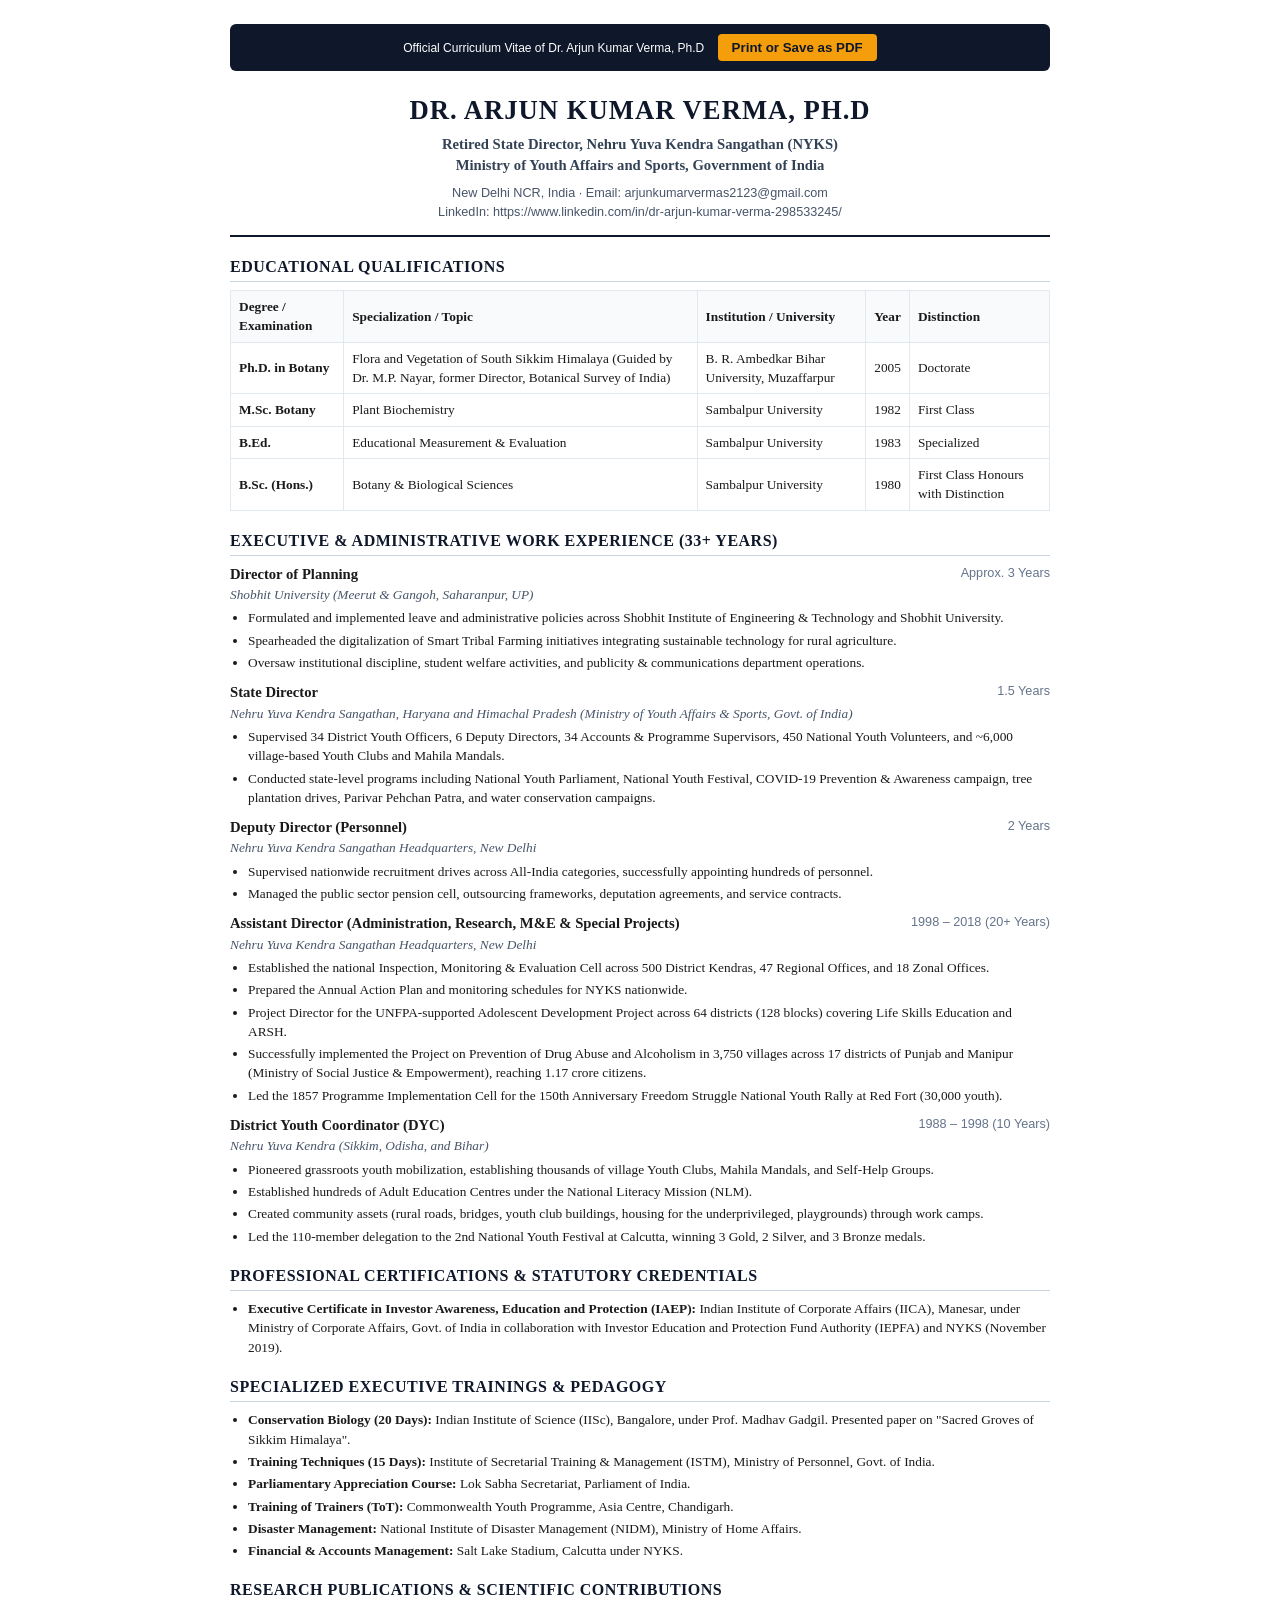
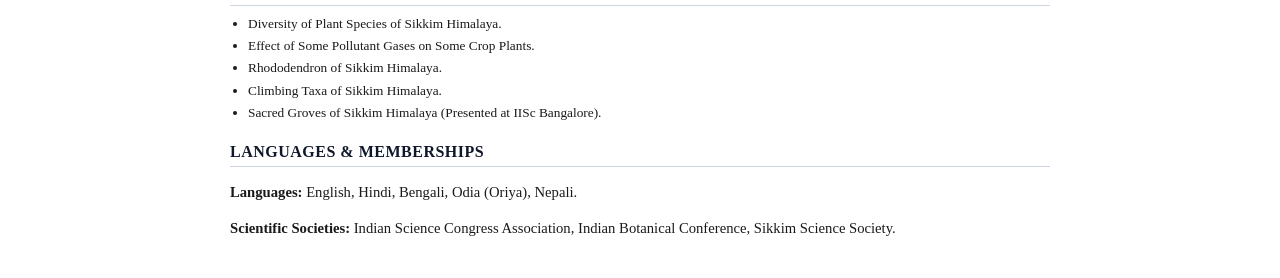
<file: documents/Dr_Arjun_Kumar_Verma_CV.html>
<!DOCTYPE html>
<html lang="en">
<head>
  <meta charset="UTF-8">
  <title>Curriculum Vitae — Dr. Arjun Kumar Verma, Ph.D</title>
  <style>
    @page { margin: 18mm 15mm; size: A4; }
    body {
      font-family: 'Georgia', 'Times New Roman', serif;
      color: #1a1a1a;
      line-height: 1.45;
      font-size: 11pt;
      margin: 0;
      padding: 24px;
      max-width: 820px;
      margin: auto;
      background: #fff;
    }
    .header {
      text-align: center;
      border-bottom: 2px solid #0f172a;
      padding-bottom: 14px;
      margin-bottom: 18px;
    }
    h1 {
      font-size: 20pt;
      margin: 0 0 4px 0;
      text-transform: uppercase;
      letter-spacing: 1px;
      color: #0f172a;
    }
    .designation {
      font-size: 11pt;
      font-weight: 600;
      color: #334155;
      margin-bottom: 8px;
    }
    .contact-line {
      font-size: 9.5pt;
      color: #475569;
      font-family: 'Segoe UI', Tahoma, sans-serif;
    }
    .section-title {
      font-size: 12pt;
      font-weight: bold;
      text-transform: uppercase;
      letter-spacing: 0.5px;
      color: #0f172a;
      border-bottom: 1px solid #cbd5e1;
      padding-bottom: 3px;
      margin-top: 18px;
      margin-bottom: 8px;
    }
    .item { margin-bottom: 10px; }
    .item-title { font-weight: bold; font-size: 11pt; }
    .item-subtitle { font-style: italic; color: #475569; font-size: 10pt; }
    .item-date { float: right; font-weight: normal; font-size: 9.5pt; color: #64748b; font-family: sans-serif; }
    ul { margin: 4px 0 8px 18px; padding: 0; }
    li { margin-bottom: 3px; font-size: 10pt; }
    .table { width: 100%; border-collapse: collapse; margin-top: 6px; font-size: 10pt; }
    .table th, .table td { border: 1px solid #e2e8f0; padding: 6px 8px; text-align: left; }
    .table th { background: #f8fafc; font-weight: 600; }
    @media print {
      body { padding: 0; }
      .no-print { display: none; }
    }
    .print-bar {
      background: #0f172a;
      color: white;
      padding: 10px 16px;
      text-align: center;
      margin-bottom: 20px;
      border-radius: 6px;
      font-family: sans-serif;
      font-size: 12px;
    }
    .print-btn {
      background: #f59e0b;
      color: #0f172a;
      border: none;
      padding: 6px 14px;
      font-weight: 600;
      border-radius: 4px;
      cursor: pointer;
      margin-left: 10px;
    }
  </style>
</head>
<body>
  <div class="print-bar no-print">
    Official Curriculum Vitae of Dr. Arjun Kumar Verma, Ph.D
    <button class="print-btn" onclick="window.print()">Print or Save as PDF</button>
  </div>

  <div class="header">
    <h1>Dr. Arjun Kumar Verma, Ph.D</h1>
    <div class="designation">Retired State Director, Nehru Yuva Kendra Sangathan (NYKS)<br>Ministry of Youth Affairs and Sports, Government of India</div>
    <div class="contact-line">
      New Delhi NCR, India &middot; Email: arjunkumarvermas2123@gmail.com<br>
      LinkedIn: https://www.linkedin.com/in/dr-arjun-kumar-verma-298533245/
    </div>
  </div>

  <div class="section-title">Educational Qualifications</div>
  <table class="table">
    <thead>
      <tr>
        <th>Degree / Examination</th>
        <th>Specialization / Topic</th>
        <th>Institution / University</th>
        <th>Year</th>
        <th>Distinction</th>
      </tr>
    </thead>
    <tbody>
      <tr>
        <td><strong>Ph.D. in Botany</strong></td>
        <td>Flora and Vegetation of South Sikkim Himalaya (Guided by Dr. M.P. Nayar, former Director, Botanical Survey of India)</td>
        <td>B. R. Ambedkar Bihar University, Muzaffarpur</td>
        <td>2005</td>
        <td>Doctorate</td>
      </tr>
      <tr>
        <td><strong>M.Sc. Botany</strong></td>
        <td>Plant Biochemistry</td>
        <td>Sambalpur University</td>
        <td>1982</td>
        <td>First Class</td>
      </tr>
      <tr>
        <td><strong>B.Ed.</strong></td>
        <td>Educational Measurement & Evaluation</td>
        <td>Sambalpur University</td>
        <td>1983</td>
        <td>Specialized</td>
      </tr>
      <tr>
        <td><strong>B.Sc. (Hons.)</strong></td>
        <td>Botany & Biological Sciences</td>
        <td>Sambalpur University</td>
        <td>1980</td>
        <td>First Class Honours with Distinction</td>
      </tr>
    </tbody>
  </table>

  <div class="section-title">Executive & Administrative Work Experience (33+ Years)</div>

  <div class="item">
    <div class="item-title">Director of Planning <span class="item-date">Approx. 3 Years</span></div>
    <div class="item-subtitle">Shobhit University (Meerut & Gangoh, Saharanpur, UP)</div>
    <ul>
      <li>Formulated and implemented leave and administrative policies across Shobhit Institute of Engineering & Technology and Shobhit University.</li>
      <li>Spearheaded the digitalization of Smart Tribal Farming initiatives integrating sustainable technology for rural agriculture.</li>
      <li>Oversaw institutional discipline, student welfare activities, and publicity & communications department operations.</li>
    </ul>
  </div>

  <div class="item">
    <div class="item-title">State Director <span class="item-date">1.5 Years</span></div>
    <div class="item-subtitle">Nehru Yuva Kendra Sangathan, Haryana and Himachal Pradesh (Ministry of Youth Affairs & Sports, Govt. of India)</div>
    <ul>
      <li>Supervised 34 District Youth Officers, 6 Deputy Directors, 34 Accounts & Programme Supervisors, 450 National Youth Volunteers, and ~6,000 village-based Youth Clubs and Mahila Mandals.</li>
      <li>Conducted state-level programs including National Youth Parliament, National Youth Festival, COVID-19 Prevention & Awareness campaign, tree plantation drives, Parivar Pehchan Patra, and water conservation campaigns.</li>
    </ul>
  </div>

  <div class="item">
    <div class="item-title">Deputy Director (Personnel) <span class="item-date">2 Years</span></div>
    <div class="item-subtitle">Nehru Yuva Kendra Sangathan Headquarters, New Delhi</div>
    <ul>
      <li>Supervised nationwide recruitment drives across All-India categories, successfully appointing hundreds of personnel.</li>
      <li>Managed the public sector pension cell, outsourcing frameworks, deputation agreements, and service contracts.</li>
    </ul>
  </div>

  <div class="item">
    <div class="item-title">Assistant Director (Administration, Research, M&E & Special Projects) <span class="item-date">1998 – 2018 (20+ Years)</span></div>
    <div class="item-subtitle">Nehru Yuva Kendra Sangathan Headquarters, New Delhi</div>
    <ul>
      <li>Established the national Inspection, Monitoring & Evaluation Cell across 500 District Kendras, 47 Regional Offices, and 18 Zonal Offices.</li>
      <li>Prepared the Annual Action Plan and monitoring schedules for NYKS nationwide.</li>
      <li>Project Director for the UNFPA-supported Adolescent Development Project across 64 districts (128 blocks) covering Life Skills Education and ARSH.</li>
      <li>Successfully implemented the Project on Prevention of Drug Abuse and Alcoholism in 3,750 villages across 17 districts of Punjab and Manipur (Ministry of Social Justice & Empowerment), reaching 1.17 crore citizens.</li>
      <li>Led the 1857 Programme Implementation Cell for the 150th Anniversary Freedom Struggle National Youth Rally at Red Fort (30,000 youth).</li>
    </ul>
  </div>

  <div class="item">
    <div class="item-title">District Youth Coordinator (DYC) <span class="item-date">1988 – 1998 (10 Years)</span></div>
    <div class="item-subtitle">Nehru Yuva Kendra (Sikkim, Odisha, and Bihar)</div>
    <ul>
      <li>Pioneered grassroots youth mobilization, establishing thousands of village Youth Clubs, Mahila Mandals, and Self-Help Groups.</li>
      <li>Established hundreds of Adult Education Centres under the National Literacy Mission (NLM).</li>
      <li>Created community assets (rural roads, bridges, youth club buildings, housing for the underprivileged, playgrounds) through work camps.</li>
      <li>Led the 110-member delegation to the 2nd National Youth Festival at Calcutta, winning 3 Gold, 2 Silver, and 3 Bronze medals.</li>
    </ul>
  </div>

  <div class="section-title">Professional Certifications & Statutory Credentials</div>
  <ul>
    <li><strong>Executive Certificate in Investor Awareness, Education and Protection (IAEP):</strong> Indian Institute of Corporate Affairs (IICA), Manesar, under Ministry of Corporate Affairs, Govt. of India in collaboration with Investor Education and Protection Fund Authority (IEPFA) and NYKS (November 2019).</li>
  </ul>

  <div class="section-title">Specialized Executive Trainings & Pedagogy</div>
  <ul>
    <li><strong>Conservation Biology (20 Days):</strong> Indian Institute of Science (IISc), Bangalore, under Prof. Madhav Gadgil. Presented paper on "Sacred Groves of Sikkim Himalaya".</li>
    <li><strong>Training Techniques (15 Days):</strong> Institute of Secretarial Training & Management (ISTM), Ministry of Personnel, Govt. of India.</li>
    <li><strong>Parliamentary Appreciation Course:</strong> Lok Sabha Secretariat, Parliament of India.</li>
    <li><strong>Training of Trainers (ToT):</strong> Commonwealth Youth Programme, Asia Centre, Chandigarh.</li>
    <li><strong>Disaster Management:</strong> National Institute of Disaster Management (NIDM), Ministry of Home Affairs.</li>
    <li><strong>Financial & Accounts Management:</strong> Salt Lake Stadium, Calcutta under NYKS.</li>
  </ul>

  <div class="section-title">Research Publications & Scientific Contributions</div>
  <ul>
    <li>Diversity of Plant Species of Sikkim Himalaya.</li>
    <li>Effect of Some Pollutant Gases on Some Crop Plants.</li>
    <li>Rhododendron of Sikkim Himalaya.</li>
    <li>Climbing Taxa of Sikkim Himalaya.</li>
    <li>Sacred Groves of Sikkim Himalaya (Presented at IISc Bangalore).</li>
  </ul>

  <div class="section-title">Languages & Memberships</div>
  <p><strong>Languages:</strong> English, Hindi, Bengali, Odia (Oriya), Nepali.</p>
  <p><strong>Scientific Societies:</strong> Indian Science Congress Association, Indian Botanical Conference, Sikkim Science Society.</p>
</body>
</html>
</file>
<file: style.css>
/* ==========================================================================
   Dr. Arjun Kumar Verma — Executive Portfolio Stylesheet
   Pure CSS (No external frameworks or preprocessors required)
   ========================================================================== */

:root {
  --color-primary: #0f172a;        /* Slate 900 */
  --color-primary-dark: #020617;   /* Slate 950 */
  --color-secondary: #334155;      /* Slate 700 */
  --color-muted: #64748b;          /* Slate 500 */
  --color-light-muted: #94a3b8;    /* Slate 400 */
  --color-border: #e2e8f0;         /* Slate 200 */
  --color-border-subtle: #f1f5f9;  /* Slate 100 */
  --color-bg-page: #f8fafc;        /* Slate 50 */
  --color-bg-card: #ffffff;
  
  --color-accent: #b45309;         /* Amber 700 */
  --color-accent-hover: #92400e;   /* Amber 800 */
  --color-accent-light: #fef3c7;   /* Amber 100 */
  --color-accent-subtle: #fffbeb;  /* Amber 50 */
  --color-accent-bright: #f59e0b;  /* Amber 500 */
  
  --color-success: #15803d;        /* Emerald 700 */
  --color-success-bg: #ecfdf5;     /* Emerald 50 */
  --color-success-border: #a7f3d0; /* Emerald 200 */

  --font-serif: 'Cormorant Garamond', Georgia, serif;
  --font-sans: 'Plus Jakarta Sans', system-ui, -apple-system, BlinkMacSystemFont, 'Segoe UI', Roboto, sans-serif;
  --font-mono: 'JetBrains Mono', monospace;

  --shadow-sm: 0 1px 2px 0 rgb(0 0 0 / 0.05);
  --shadow-md: 0 4px 6px -1px rgb(0 0 0 / 0.07), 0 2px 4px -2px rgb(0 0 0 / 0.05);
  --shadow-lg: 0 10px 15px -3px rgb(0 0 0 / 0.08), 0 4px 6px -4px rgb(0 0 0 / 0.04);
  --shadow-xl: 0 20px 25px -5px rgb(0 0 0 / 0.1), 0 8px 10px -6px rgb(0 0 0 / 0.05);

  --radius-sm: 6px;
  --radius-md: 10px;
  --radius-lg: 16px;
  --radius-xl: 24px;
  --radius-full: 9999px;
  
  --transition: all 0.2s cubic-bezier(0.16, 1, 0.3, 1);
}

/* Base & Reset */
*, *::before, *::after {
  box-sizing: border-box;
  margin: 0;
  padding: 0;
}

html {
  scroll-behavior: smooth;
  font-size: 16px;
  -webkit-text-size-adjust: 100%;
}

body {
  font-family: var(--font-sans);
  background-color: var(--color-bg-page);
  color: var(--color-secondary);
  line-height: 1.6;
  -webkit-font-smoothing: antialiased;
}

::selection {
  background-color: #fde68a;
  color: #020617;
}

img {
  max-width: 100%;
  display: block;
}

a {
  color: inherit;
  text-decoration: none;
  transition: var(--transition);
}

button, input, textarea {
  font-family: inherit;
  font-size: inherit;
}

button {
  cursor: pointer;
  border: none;
  background: none;
}

/* Layout Utilities */
.container {
  width: 100%;
  max-width: 1280px;
  margin-left: auto;
  margin-right: auto;
  padding-left: 1.25rem;
  padding-right: 1.25rem;
}

@media (min-width: 640px) {
  .container {
    padding-left: 2rem;
    padding-right: 2rem;
  }
}

.section {
  padding-top: 4.5rem;
  padding-bottom: 4.5rem;
  border-bottom: 1px solid var(--color-border);
}

@media (min-width: 768px) {
  .section {
    padding-top: 6rem;
    padding-bottom: 6rem;
  }
}

.section-white {
  background-color: #ffffff;
}

.section-header {
  max-width: 48rem;
  margin-bottom: 3rem;
}

.eyebrow {
  font-size: 0.75rem;
  font-weight: 700;
  text-transform: uppercase;
  letter-spacing: 0.08em;
  color: var(--color-accent);
  margin-bottom: 0.5rem;
}

.section-title {
  font-family: var(--font-serif);
  font-size: 2rem;
  font-weight: 700;
  color: var(--color-primary);
  line-height: 1.2;
}

@media (min-width: 640px) {
  .section-title {
    font-size: 2.5rem;
  }
}

.section-subtitle {
  margin-top: 0.75rem;
  font-size: 1rem;
  color: var(--color-secondary);
  line-height: 1.6;
}

/* Navigation Bar */
.navbar {
  position: sticky;
  top: 0;
  z-index: 50;
  background-color: rgba(255, 255, 255, 0.95);
  backdrop-filter: blur(8px);
  border-bottom: 1px solid var(--color-border);
  transition: var(--transition);
}

.nav-container {
  display: flex;
  align-items: center;
  justify-content: space-between;
  min-height: 4.5rem;
  padding-top: 0.5rem;
  padding-bottom: 0.5rem;
  gap: 1rem;
}

.nav-brand {
  display: flex;
  align-items: center;
  gap: 0.75rem;
  flex-shrink: 0;
  min-width: 0;
}

.brand-monogram {
  width: 2.5rem;
  height: 2.5rem;
  flex-shrink: 0;
  background-color: var(--color-primary);
  color: #ffffff;
  border-radius: var(--radius-md);
  display: flex;
  align-items: center;
  justify-content: center;
  font-family: var(--font-serif);
  font-weight: 700;
  font-size: 1.15rem;
  letter-spacing: -0.02em;
  border: 1px solid #334155;
  box-shadow: var(--shadow-sm);
}

.brand-text {
  display: flex;
  flex-direction: column;
  white-space: nowrap;
}

.brand-name {
  font-family: var(--font-serif);
  font-size: 1.15rem;
  font-weight: 700;
  color: var(--color-primary);
  line-height: 1.25;
}

.brand-tag {
  font-size: 0.675rem;
  color: var(--color-muted);
  font-weight: 600;
  text-transform: uppercase;
  letter-spacing: 0.04em;
  margin-top: 0.1rem;
}

.nav-links {
  display: none;
  align-items: center;
  gap: 1.1rem;
  flex-shrink: 1;
}

@media (min-width: 1100px) {
  .nav-links {
    display: flex;
  }
}

.nav-link {
  font-size: 0.825rem;
  font-weight: 600;
  color: var(--color-secondary);
  padding: 0.35rem 0.2rem;
  white-space: nowrap;
  border-bottom: 2px solid transparent;
}

.nav-link:hover {
  color: var(--color-primary);
  border-bottom-color: var(--color-accent);
}

.nav-actions {
  display: flex;
  align-items: center;
  gap: 0.75rem;
  flex-shrink: 0;
}

.nav-cv-btn {
  display: none;
}

@media (min-width: 640px) {
  .nav-cv-btn {
    display: inline-flex;
  }
}

.btn {
  display: inline-flex;
  align-items: center;
  justify-content: center;
  gap: 0.5rem;
  font-size: 0.875rem;
  font-weight: 700;
  padding: 0.625rem 1.25rem;
  border-radius: var(--radius-md);
  transition: var(--transition);
  text-decoration: none;
  line-height: 1.2;
}

.btn-primary {
  background-color: var(--color-primary);
  color: #ffffff;
  box-shadow: var(--shadow-sm);
}

.btn-primary:hover {
  background-color: var(--color-primary-dark);
  color: #ffffff;
  transform: translateY(-1px);
}

.btn-accent {
  background-color: var(--color-accent-bright);
  color: var(--color-primary-dark);
  font-weight: 700;
}

.btn-accent:hover {
  background-color: #d97706;
  color: #ffffff;
  transform: translateY(-1px);
}

.btn-outline {
  border: 1px solid var(--color-border);
  background-color: #ffffff;
  color: var(--color-primary);
}

.btn-outline:hover {
  border-color: var(--color-primary);
  background-color: var(--color-bg-page);
}

.btn-sm {
  padding: 0.4rem 0.85rem;
  font-size: 0.8rem;
}

.menu-toggle {
  display: flex;
  align-items: center;
  justify-content: center;
  width: 2.5rem;
  height: 2.5rem;
  border: 1px solid var(--color-border);
  border-radius: var(--radius-md);
  color: var(--color-primary);
}

@media (min-width: 1024px) {
  .menu-toggle {
    display: none;
  }
}

/* Mobile Navigation Drawer */
.mobile-nav {
  display: none;
  position: absolute;
  top: 100%;
  left: 0;
  right: 0;
  background-color: #ffffff;
  border-bottom: 1px solid var(--color-border);
  box-shadow: var(--shadow-lg);
  padding: 1.25rem 1.5rem;
}

.mobile-nav.open {
  display: block;
}

.mobile-nav-links {
  display: flex;
  flex-direction: column;
  gap: 1rem;
}

.mobile-nav-link {
  font-size: 0.95rem;
  font-weight: 600;
  color: var(--color-primary);
  padding: 0.5rem 0;
  border-bottom: 1px solid var(--color-border-subtle);
}

/* Hero Section */
.hero {
  padding-top: 4rem;
  padding-bottom: 4.5rem;
  background: linear-gradient(180deg, #ffffff 0%, var(--color-bg-page) 100%);
  border-bottom: 1px solid var(--color-border);
}

@media (min-width: 768px) {
  .hero {
    padding-top: 5rem;
    padding-bottom: 6rem;
  }
}

.hero-grid {
  display: grid;
  grid-template-columns: 1fr;
  gap: 3rem;
  align-items: center;
}

@media (min-width: 1024px) {
  .hero-grid {
    grid-template-columns: 7fr 5fr;
    gap: 4rem;
  }
}

.hero-content {
  display: flex;
  flex-direction: column;
  gap: 1.25rem;
}

.hero-name {
  font-family: var(--font-serif);
  font-size: 2.75rem;
  font-weight: 700;
  color: var(--color-primary);
  line-height: 1.2;
  letter-spacing: -0.01em;
  margin-top: 0.25rem;
  margin-bottom: 0.5rem;
  word-break: break-word;
}

@media (min-width: 640px) {
  .hero-name {
    font-size: 3.5rem;
    line-height: 1.2;
  }
}

.hero-subtitles {
  display: flex;
  flex-direction: column;
  gap: 0.7rem;
  border-left: 3px solid var(--color-accent);
  padding-left: 1.25rem;
  margin-top: 0.35rem;
  margin-bottom: 0.5rem;
}

.hero-subtitle-item {
  font-size: 0.925rem;
  font-weight: 600;
  color: var(--color-primary);
  display: grid;
  grid-template-columns: 1rem 1fr;
  align-items: start;
  gap: 0.5rem;
  line-height: 1.55;
}

.hero-subtitle-bullet {
  color: var(--color-accent);
  font-size: 0.75rem;
  margin-top: 0.25rem;
  line-height: 1;
}

.hero-bio {
  font-size: 1.05rem;
  color: var(--color-secondary);
  line-height: 1.7;
  margin-top: 0.5rem;
}

.hero-buttons {
  display: flex;
  flex-wrap: wrap;
  gap: 0.875rem;
  margin-top: 0.75rem;
}

/* Hero Portrait Card */
.portrait-card {
  background-color: #ffffff;
  border: 1px solid var(--color-border);
  border-radius: var(--radius-xl);
  padding: 1.25rem;
  box-shadow: var(--shadow-md);
  display: flex;
  flex-direction: column;
  align-items: center;
}

.portrait-frame {
  width: 100%;
  aspect-ratio: 4 / 4.8;
  border-radius: var(--radius-lg);
  overflow: hidden;
  position: relative;
  background-color: #0f172a;
  border: 1px solid var(--color-border);
}

.portrait-img {
  width: 100%;
  height: 100%;
  object-fit: cover;
  object-position: top center;
}

.portrait-fallback {
  width: 100%;
  height: 100%;
  display: flex;
  flex-direction: column;
  align-items: center;
  justify-content: center;
  background: linear-gradient(135deg, #0f172a 0%, #1e293b 100%);
  color: #ffffff;
  padding: 2rem;
  text-align: center;
}

.portrait-monogram {
  width: 5.5rem;
  height: 5.5rem;
  border-radius: 50%;
  border: 2px solid var(--color-accent-bright);
  display: flex;
  align-items: center;
  justify-content: center;
  font-family: var(--font-serif);
  font-size: 2.25rem;
  font-weight: 700;
  color: var(--color-accent-bright);
  margin-bottom: 1rem;
}

.portrait-caption {
  margin-top: 1.25rem;
  width: 100%;
  text-align: center;
}

.caption-name {
  font-family: var(--font-serif);
  font-size: 1.25rem;
  font-weight: 700;
  color: var(--color-primary);
}

.caption-role {
  font-size: 0.75rem;
  font-weight: 700;
  color: var(--color-accent);
  text-transform: uppercase;
  letter-spacing: 0.05em;
  margin-top: 0.2rem;
}

.trust-badges-grid {
  display: grid;
  grid-template-columns: 1fr 1fr;
  gap: 0.75rem;
  width: 100%;
  margin-top: 1.25rem;
  padding-top: 1.25rem;
  border-top: 1px solid var(--color-border);
}

.trust-badge {
  background-color: var(--color-bg-page);
  padding: 0.65rem 0.75rem;
  border-radius: var(--radius-md);
  border: 1px solid var(--color-border);
  text-align: center;
}

.badge-number {
  font-family: var(--font-serif);
  font-size: 1.15rem;
  font-weight: 700;
  color: var(--color-accent);
  display: block;
  line-height: 1.2;
}

.badge-text {
  font-size: 0.675rem;
  font-weight: 600;
  color: var(--color-secondary);
  text-transform: uppercase;
  letter-spacing: 0.02em;
  line-height: 1.2;
  margin-top: 0.25rem;
}

/* Metrics Bar */
.metrics-section {
  background-color: #ffffff;
}

.metrics-grid {
  display: grid;
  grid-template-columns: 1fr;
  gap: 1.5rem;
}

@media (min-width: 640px) {
  .metrics-grid {
    grid-template-columns: repeat(2, 1fr);
  }
}

@media (min-width: 1024px) {
  .metrics-grid {
    grid-template-columns: repeat(3, 1fr);
  }
}

.metric-card {
  background-color: var(--color-bg-page);
  border: 1px solid var(--color-border);
  border-radius: var(--radius-lg);
  padding: 1.75rem 1.5rem;
  transition: var(--transition);
}

.metric-card:hover {
  background-color: #ffffff;
  border-color: var(--color-accent-bright);
  box-shadow: var(--shadow-md);
  transform: translateY(-2px);
}

.metric-top {
  display: flex;
  align-items: baseline;
  justify-content: space-between;
  margin-bottom: 0.5rem;
}

.metric-value {
  font-family: var(--font-serif);
  font-size: 2.25rem;
  font-weight: 700;
  color: var(--color-accent);
  line-height: 1;
}

.metric-verified {
  font-size: 0.7rem;
  font-weight: 700;
  color: var(--color-success);
  background-color: var(--color-success-bg);
  border: 1px solid var(--color-success-border);
  padding: 0.2rem 0.5rem;
  border-radius: var(--radius-sm);
  display: inline-flex;
  align-items: center;
  gap: 0.25rem;
}

.metric-label {
  font-size: 1.05rem;
  font-weight: 700;
  color: var(--color-primary);
  margin-bottom: 0.5rem;
}

.metric-context {
  font-size: 0.875rem;
  color: var(--color-secondary);
  line-height: 1.5;
  margin-bottom: 1rem;
}

.metric-source {
  font-size: 0.725rem;
  font-family: var(--font-mono);
  color: var(--color-muted);
  border-top: 1px solid var(--color-border);
  padding-top: 0.75rem;
}

/* About / Biography Section */
.about-grid {
  display: grid;
  grid-template-columns: 1fr;
  gap: 3rem;
}

@media (min-width: 1024px) {
  .about-grid {
    grid-template-columns: 7fr 5fr;
    gap: 4rem;
  }
}

.about-text {
  display: flex;
  flex-direction: column;
  gap: 1.25rem;
  font-size: 1rem;
  color: var(--color-secondary);
  line-height: 1.7;
}

.about-text p {
  margin-bottom: 0.5rem;
}

.about-pillars {
  display: flex;
  flex-direction: column;
  gap: 1.25rem;
}

.pillar-card {
  background-color: #ffffff;
  border: 1px solid var(--color-border);
  border-radius: var(--radius-md);
  padding: 1.5rem;
  box-shadow: var(--shadow-sm);
}

.pillar-title {
  font-size: 1rem;
  font-weight: 700;
  color: var(--color-primary);
  margin-bottom: 0.5rem;
  display: flex;
  align-items: center;
  gap: 0.5rem;
}

.pillar-title-icon {
  color: var(--color-accent);
}

.pillar-desc {
  font-size: 0.875rem;
  color: var(--color-secondary);
  line-height: 1.5;
}

.quote-box {
  background-color: var(--color-primary);
  color: #ffffff;
  border-radius: var(--radius-lg);
  padding: 2rem;
  margin-top: 1.5rem;
  position: relative;
}

.quote-text {
  font-family: var(--font-serif);
  font-size: 1.25rem;
  font-style: italic;
  line-height: 1.5;
  color: #f8fafc;
}

.quote-author {
  font-size: 0.8rem;
  font-weight: 700;
  color: var(--color-accent-bright);
  margin-top: 1rem;
  text-transform: uppercase;
  letter-spacing: 0.05em;
}

/* Timeline / Career Journey */
.filter-tabs {
  display: flex;
  flex-wrap: wrap;
  gap: 0.5rem;
  margin-bottom: 2.5rem;
}

.filter-tab {
  font-size: 0.85rem;
  font-weight: 700;
  padding: 0.5rem 1rem;
  border-radius: var(--radius-full);
  border: 1px solid var(--color-border);
  background-color: #ffffff;
  color: var(--color-secondary);
  transition: var(--transition);
}

.filter-tab:hover {
  border-color: var(--color-primary);
  color: var(--color-primary);
}

.filter-tab.active {
  background-color: var(--color-primary);
  color: #ffffff;
  border-color: var(--color-primary);
}

.timeline {
  display: flex;
  flex-direction: column;
  gap: 2rem;
  position: relative;
}

.timeline::before {
  content: '';
  position: absolute;
  top: 1rem;
  bottom: 1rem;
  left: 1.25rem;
  width: 2px;
  background-color: var(--color-border);
}

@media (min-width: 768px) {
  .timeline::before {
    left: 1.5rem;
  }
}

.timeline-item {
  position: relative;
  padding-left: 3.5rem;
  display: flex;
  flex-direction: column;
}

.timeline-marker {
  position: absolute;
  left: 0.75rem;
  top: 0.5rem;
  width: 1.25rem;
  height: 1.25rem;
  border-radius: 50%;
  background-color: #ffffff;
  border: 3px solid var(--color-accent);
  box-shadow: 0 0 0 4px var(--color-bg-page);
  z-index: 2;
}

@media (min-width: 768px) {
  .timeline-marker {
    left: 0.95rem;
  }
}

.timeline-card {
  background-color: #ffffff;
  border: 1px solid var(--color-border);
  border-radius: var(--radius-lg);
  padding: 1.75rem;
  box-shadow: var(--shadow-sm);
  transition: var(--transition);
}

.timeline-card:hover {
  border-color: var(--color-accent);
  box-shadow: var(--shadow-md);
}

.timeline-header {
  display: flex;
  flex-direction: column;
  gap: 0.25rem;
  margin-bottom: 1rem;
}

@media (min-width: 640px) {
  .timeline-header {
    flex-direction: row;
    justify-content: space-between;
    align-items: baseline;
  }
}

.timeline-role {
  font-size: 1.25rem;
  font-weight: 700;
  color: var(--color-primary);
  font-family: var(--font-serif);
}

.timeline-period {
  font-size: 0.8rem;
  font-family: var(--font-mono);
  font-weight: 700;
  color: var(--color-accent);
  background-color: var(--color-accent-subtle);
  padding: 0.25rem 0.6rem;
  border-radius: var(--radius-sm);
  border: 1px solid #fde68a;
  display: inline-block;
  align-self: flex-start;
}

.timeline-org {
  font-size: 0.925rem;
  font-weight: 700;
  color: var(--color-secondary);
  margin-bottom: 0.25rem;
}

.timeline-location {
  font-size: 0.8rem;
  color: var(--color-muted);
  display: flex;
  align-items: center;
  gap: 0.25rem;
  margin-bottom: 1rem;
}

.timeline-bullets {
  list-style: none;
  display: flex;
  flex-direction: column;
  gap: 0.5rem;
  padding-top: 0.75rem;
  border-top: 1px solid var(--color-border-subtle);
}

.timeline-bullet-item {
  font-size: 0.9rem;
  color: var(--color-secondary);
  line-height: 1.55;
  position: relative;
  padding-left: 1.25rem;
}

.timeline-bullet-item::before {
  content: '▸';
  position: absolute;
  left: 0;
  color: var(--color-accent);
  font-weight: bold;
}

/* Projects Grid */
.projects-grid {
  display: grid;
  grid-template-columns: 1fr;
  gap: 1.75rem;
}

@media (min-width: 640px) {
  .projects-grid {
    grid-template-columns: repeat(2, 1fr);
  }
}

@media (min-width: 1024px) {
  .projects-grid {
    grid-template-columns: repeat(3, 1fr);
  }
}

.project-card {
  background-color: #ffffff;
  border: 1px solid var(--color-border);
  border-radius: var(--radius-lg);
  padding: 1.75rem;
  display: flex;
  flex-direction: column;
  justify-content: space-between;
  box-shadow: var(--shadow-sm);
  transition: var(--transition);
}

.project-card:hover {
  border-color: var(--color-accent);
  box-shadow: var(--shadow-lg);
  transform: translateY(-2px);
}

.project-agency {
  font-size: 0.725rem;
  font-weight: 700;
  text-transform: uppercase;
  letter-spacing: 0.05em;
  color: var(--color-accent);
  margin-bottom: 0.5rem;
}

.project-title {
  font-size: 1.15rem;
  font-weight: 700;
  color: var(--color-primary);
  line-height: 1.35;
  margin-bottom: 0.75rem;
  font-family: var(--font-serif);
}

.project-desc {
  font-size: 0.875rem;
  color: var(--color-secondary);
  line-height: 1.55;
  margin-bottom: 1.25rem;
}

.project-stats {
  display: flex;
  flex-direction: column;
  gap: 0.5rem;
  padding-top: 1rem;
  border-top: 1px solid var(--color-border-subtle);
  margin-bottom: 1.25rem;
}

.project-stat-item {
  font-size: 0.8rem;
  color: var(--color-primary);
  font-weight: 600;
}

.project-stat-item strong {
  color: var(--color-accent);
}

/* Research & Botany Section */
.research-grid {
  display: grid;
  grid-template-columns: 1fr;
  gap: 2.5rem;
}

@media (min-width: 1024px) {
  .research-grid {
    grid-template-columns: 6fr 6fr;
  }
}

.dissertation-card {
  background-color: #ffffff;
  border: 1px solid var(--color-border);
  border-radius: var(--radius-xl);
  padding: 2.25rem;
  box-shadow: var(--shadow-sm);
  border-left: 6px solid var(--color-accent);
}

.dissertation-title {
  font-family: var(--font-serif);
  font-size: 1.5rem;
  font-weight: 700;
  color: var(--color-primary);
  margin-bottom: 0.75rem;
  line-height: 1.25;
}

.dissertation-guide {
  font-size: 0.9rem;
  font-weight: 600;
  color: var(--color-secondary);
  margin-bottom: 1.25rem;
}

.dissertation-meta {
  display: grid;
  grid-template-columns: 1fr 1fr;
  gap: 1rem;
  background-color: var(--color-bg-page);
  padding: 1rem;
  border-radius: var(--radius-md);
  margin-bottom: 1.25rem;
  font-size: 0.85rem;
}

.meta-item strong {
  display: block;
  font-size: 0.75rem;
  text-transform: uppercase;
  color: var(--color-muted);
}

.publications-card {
  background-color: #ffffff;
  border: 1px solid var(--color-border);
  border-radius: var(--radius-xl);
  padding: 2rem;
  box-shadow: var(--shadow-sm);
}

.publications-list {
  list-style: none;
  display: flex;
  flex-direction: column;
  gap: 0.85rem;
  margin-top: 1rem;
}

.pub-item {
  font-size: 0.9rem;
  color: var(--color-secondary);
  line-height: 1.5;
  padding-bottom: 0.85rem;
  border-bottom: 1px solid var(--color-border-subtle);
  position: relative;
  padding-left: 1.5rem;
}

.pub-item:last-child {
  border-bottom: none;
  padding-bottom: 0;
}

.pub-item::before {
  content: '📄';
  position: absolute;
  left: 0;
  font-size: 0.85rem;
}

/* Credentials Table & Grid */
.credentials-table-wrap {
  overflow-x: auto;
  border: 1px solid var(--color-border);
  border-radius: var(--radius-lg);
  background-color: #ffffff;
  margin-bottom: 3rem;
  box-shadow: var(--shadow-sm);
}

.data-table {
  width: 100%;
  border-collapse: collapse;
  text-align: left;
  font-size: 0.875rem;
}

.data-table th, .data-table td {
  padding: 1rem 1.25rem;
  border-bottom: 1px solid var(--color-border);
}

.data-table th {
  background-color: var(--color-bg-page);
  font-weight: 700;
  color: var(--color-primary);
  text-transform: uppercase;
  font-size: 0.75rem;
  letter-spacing: 0.05em;
}

.data-table tr:last-child td {
  border-bottom: none;
}

.badge-tag {
  display: inline-block;
  padding: 0.2rem 0.5rem;
  font-size: 0.75rem;
  font-weight: 700;
  border-radius: var(--radius-sm);
  background-color: var(--color-accent-subtle);
  color: var(--color-accent);
  border: 1px solid #fde68a;
}

/* Contact Section */
.contact-grid {
  display: grid;
  grid-template-columns: 1fr;
  gap: 2.5rem;
}

@media (min-width: 1024px) {
  .contact-grid {
    grid-template-columns: 5fr 7fr;
    gap: 3.5rem;
  }
}

.contact-channels {
  display: flex;
  flex-direction: column;
  gap: 1.25rem;
}

.channel-card {
  background-color: #ffffff;
  border: 1px solid var(--color-border);
  border-radius: var(--radius-lg);
  padding: 1.5rem;
  box-shadow: var(--shadow-sm);
  display: flex;
  align-items: flex-start;
  justify-content: space-between;
  gap: 1rem;
}

.channel-left {
  display: flex;
  align-items: flex-start;
  gap: 1rem;
}

.channel-icon {
  width: 2.75rem;
  height: 2.75rem;
  border-radius: var(--radius-md);
  background-color: var(--color-accent-subtle);
  color: var(--color-accent);
  display: flex;
  align-items: center;
  justify-content: center;
  font-size: 1.25rem;
  flex-shrink: 0;
  border: 1px solid #fde68a;
}

.channel-title {
  font-size: 0.75rem;
  font-weight: 700;
  text-transform: uppercase;
  letter-spacing: 0.05em;
  color: var(--color-muted);
}

.channel-value {
  font-size: 0.95rem;
  font-weight: 700;
  color: var(--color-primary);
  margin-top: 0.25rem;
  word-break: break-all;
}

.copy-btn {
  padding: 0.5rem;
  color: var(--color-muted);
  border-radius: var(--radius-sm);
  transition: var(--transition);
}

.copy-btn:hover {
  color: var(--color-primary);
  background-color: var(--color-bg-page);
}

.contact-form-card {
  background-color: #ffffff;
  border: 1px solid var(--color-border);
  border-radius: var(--radius-xl);
  padding: 2rem;
  box-shadow: var(--shadow-md);
}

@media (min-width: 640px) {
  .contact-form-card {
    padding: 2.5rem;
  }
}

.form-group {
  margin-bottom: 1.25rem;
}

.form-label {
  display: block;
  font-size: 0.8rem;
  font-weight: 700;
  color: var(--color-primary);
  margin-bottom: 0.4rem;
}

.form-input, .form-textarea {
  width: 100%;
  padding: 0.75rem 1rem;
  font-size: 0.925rem;
  border: 1px solid var(--color-border);
  border-radius: var(--radius-md);
  background-color: var(--color-bg-page);
  color: var(--color-primary);
  transition: var(--transition);
}

.form-input:focus, .form-textarea:focus {
  outline: none;
  background-color: #ffffff;
  border-color: var(--color-accent-bright);
  box-shadow: 0 0 0 3px rgba(245, 158, 11, 0.15);
}

.form-textarea {
  resize: vertical;
  min-height: 120px;
}

.form-row {
  display: grid;
  grid-template-columns: 1fr;
  gap: 1rem;
}

@media (min-width: 640px) {
  .form-row {
    grid-template-columns: 1fr 1fr;
  }
}

/* Modals */
.modal-overlay {
  display: none;
  position: fixed;
  inset: 0;
  z-index: 100;
  background-color: rgba(15, 23, 42, 0.7);
  backdrop-filter: blur(4px);
  padding: 1.5rem;
  overflow-y: auto;
  align-items: center;
  justify-content: center;
}

.modal-overlay.open {
  display: flex;
}

.modal-card {
  background-color: #ffffff;
  width: 100%;
  max-width: 860px;
  border-radius: var(--radius-xl);
  box-shadow: var(--shadow-xl);
  position: relative;
  max-height: 90vh;
  display: flex;
  flex-direction: column;
  overflow: hidden;
  animation: modalIn 0.25s ease-out;
}

@keyframes modalIn {
  from {
    opacity: 0;
    transform: scale(0.95) translateY(10px);
  }
  to {
    opacity: 1;
    transform: scale(1) translateY(0);
  }
}

.modal-header {
  padding: 1.25rem 1.75rem;
  border-bottom: 1px solid var(--color-border);
  display: flex;
  align-items: center;
  justify-content: space-between;
  background-color: var(--color-bg-page);
}

.modal-header-title {
  font-family: var(--font-serif);
  font-size: 1.25rem;
  font-weight: 700;
  color: var(--color-primary);
}

.modal-close {
  font-size: 1.5rem;
  color: var(--color-muted);
  width: 2rem;
  height: 2rem;
  border-radius: var(--radius-sm);
  display: flex;
  align-items: center;
  justify-content: center;
}

.modal-close:hover {
  color: var(--color-primary);
  background-color: #ffffff;
}

.modal-body {
  padding: 2rem;
  overflow-y: auto;
}

/* CV Modal Print Styling */
.cv-document {
  font-family: var(--font-serif);
  color: #0f172a;
}

.cv-header {
  text-align: center;
  border-bottom: 2px solid var(--color-primary);
  padding-bottom: 1.25rem;
  margin-bottom: 1.5rem;
}

.cv-name {
  font-size: 1.85rem;
  font-weight: 700;
  text-transform: uppercase;
  letter-spacing: 0.05em;
}

.cv-title {
  font-size: 0.95rem;
  font-weight: 600;
  color: var(--color-secondary);
  font-family: var(--font-sans);
  margin-top: 0.25rem;
}

.cv-contact {
  font-size: 0.85rem;
  font-family: var(--font-sans);
  color: var(--color-muted);
  margin-top: 0.5rem;
}

.cv-section-title {
  font-size: 1.05rem;
  font-weight: 700;
  text-transform: uppercase;
  border-bottom: 1px solid var(--color-border);
  padding-bottom: 0.35rem;
  margin-top: 1.5rem;
  margin-bottom: 0.75rem;
  letter-spacing: 0.04em;
}

/* Footer */
.footer {
  background-color: var(--color-primary-dark);
  color: var(--color-light-muted);
  padding-top: 4.5rem;
  padding-bottom: 3.5rem;
  border-top: 1px solid #1e293b;
  font-size: 0.875rem;
}

.footer-grid {
  display: grid;
  grid-template-columns: 1fr;
  gap: 2.5rem;
  margin-bottom: 3rem;
}

@media (min-width: 768px) {
  .footer-grid {
    grid-template-columns: 6fr 3fr 3fr;
  }
}

.footer-title {
  font-size: 0.75rem;
  font-weight: 700;
  text-transform: uppercase;
  letter-spacing: 0.06em;
  color: #ffffff;
  margin-bottom: 1rem;
}

.footer-links {
  list-style: none;
  display: flex;
  flex-direction: column;
  gap: 0.6rem;
}

.footer-link:hover {
  color: var(--color-accent-bright);
}

.footer-bottom {
  display: flex;
  flex-direction: column;
  gap: 1rem;
  align-items: center;
  justify-content: space-between;
  padding-top: 2rem;
  border-top: 1px solid #1e293b;
  font-size: 0.8rem;
}

@media (min-width: 640px) {
  .footer-bottom {
    flex-direction: row;
  }
}

/* Print Rules */
@media print {
  body {
    background-color: #ffffff;
    color: #000000;
  }
  .navbar, .footer, .btn, .modal-header, .no-print {
    display: none !important;
  }
  .modal-overlay {
    position: static;
    background: none;
    padding: 0;
  }
  .modal-card {
    box-shadow: none;
    max-width: 100%;
    max-height: none;
  }
}
</file>
